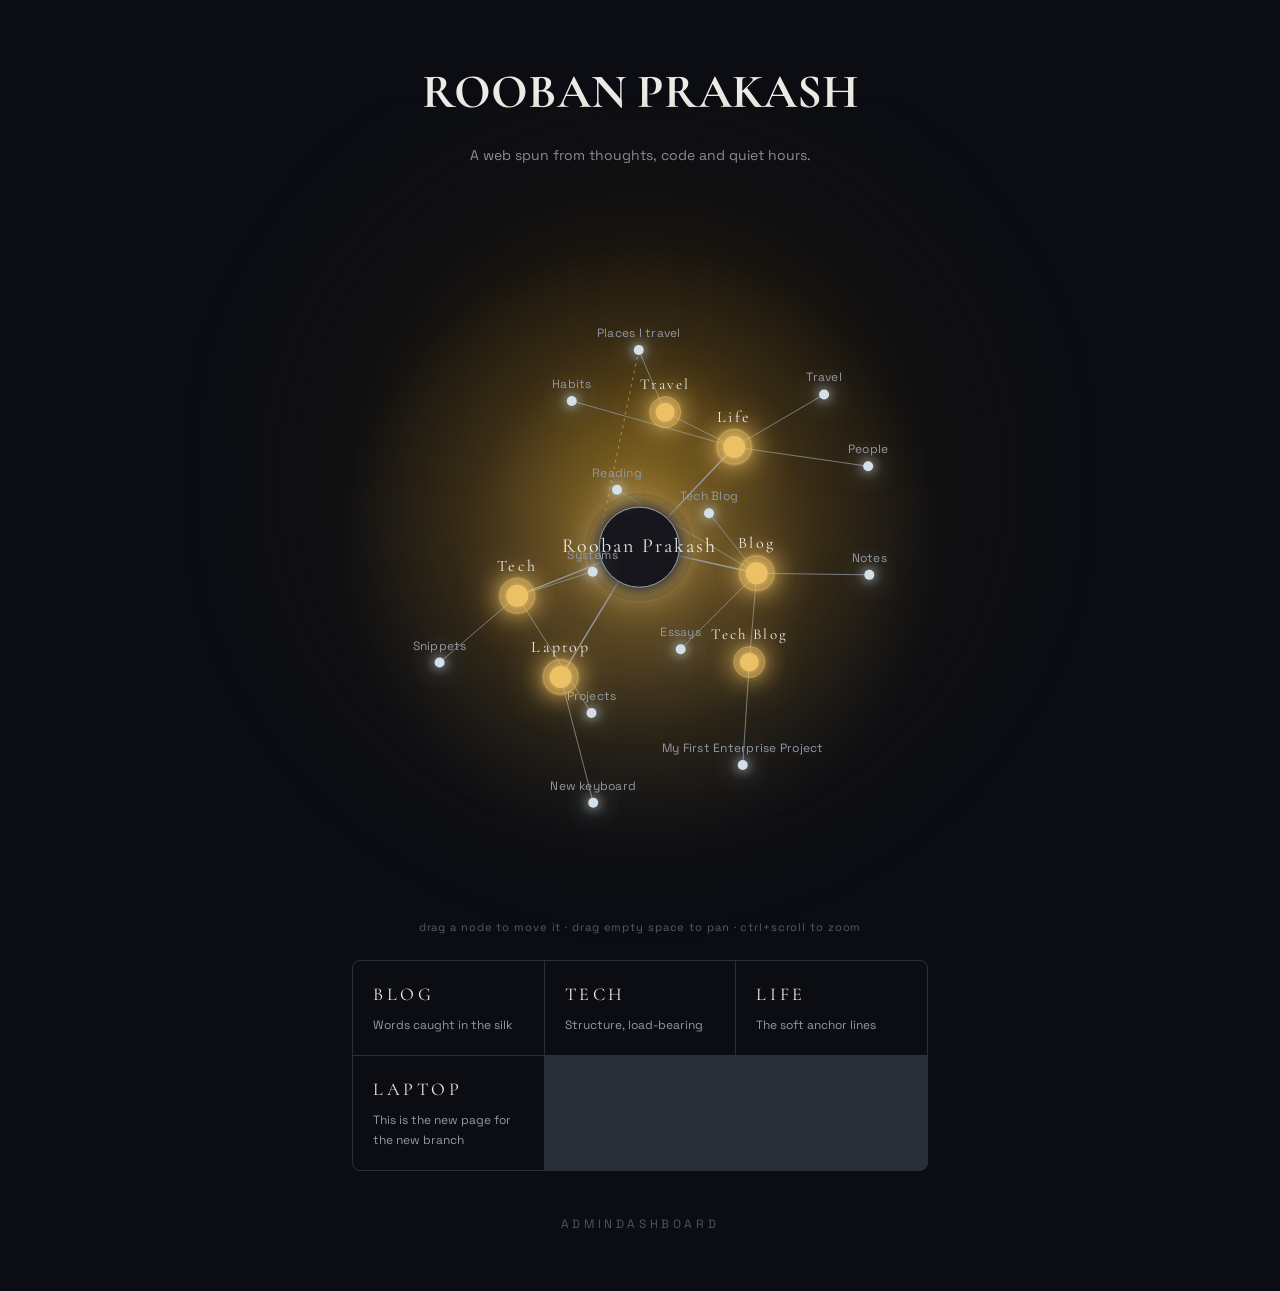
<file: index.html>
<!DOCTYPE html>
<html lang="en"><head>
  <meta charset="utf-8">
  <meta name="viewport" content="width=device-width, initial-scale=1">
  <title>Rooban — A Web of Blog, Tech and Life</title>
  <meta name="description" content="Rooban's personal site laid out as a spider web: blog, tech and life branch out from the center, each strand leading somewhere new.">
  <meta name="author" content="Rooban">
  <meta property="og:type" content="website">
  <meta property="og:title" content="Rooban — A Web of Blog, Tech and Life">
  <meta property="og:description" content="Explore Rooban's writing, projects and notes through an interactive web.">
  <meta name="twitter:card" content="summary_large_image">
  <link rel="preconnect" href="https://fonts.googleapis.com">
  <link rel="preconnect" href="https://fonts.gstatic.com" crossorigin="">
  <link href="https://fonts.googleapis.com/css2?family=Cormorant+Garamond:wght@400;600&family=Space+Grotesk:wght@300;400;500&display=swap" rel="stylesheet">
  <link rel="icon" href="/favicon.ico" type="image/x-icon">
  <link rel="stylesheet" href="assets/theme.css">
</head>
<body>
  <div id="app"></div>

  <script>
    // =========================================================================
    // DATA LAYER
    // =========================================================================

    const CENTER = {
      name: "Rooban Prakash",
      tagline: "A web spun from thoughts, code and quiet hours.",
    };

    // A small set of MIT-licensed hand-doodled accent icons (from NK2552003/Iconoodle)
    // used to decorate leaf pages when the "fun" theme is selected.
    window.THEME_DOODLE_SVGS = {
  "sparkle": "<svg viewBox=\"0 0 26 21\" fill=\"none\" xmlns=\"http://www.w3.org/2000/svg\">\n<path d=\"M1.12955 10.2162C0.489624 10.2162 2.39691 10.0065 3.00573 9.80945C4.83852 9.21621 5.97407 8.18336 7.0016 6.57265C7.92586 5.12381 8.30377 3.73458 8.67698 2.0814C8.80466 1.51585 8.75261 0.402426 8.96446 1.40089C9.19824 2.50272 9.57151 3.65332 10.1481 4.62151C11.3451 6.63131 13.1112 7.3417 15.0526 8.44085C16.3066 9.15086 17.3459 9.40436 18.7769 9.40436C18.8057 9.40436 18.8323 9.40391 18.8569 9.40309M18.8569 9.40309C19.2417 9.39023 19.1227 9.28658 18.8569 9.40309ZM18.8569 9.40309C18.8347 9.41282 18.8114 9.42408 18.7874 9.43707C17.6966 10.0261 16.647 10.6769 15.6237 11.378C14.971 11.8252 13.962 12.3109 13.5382 13.0131C13.2017 13.5703 12.943 14.1736 12.6051 14.7332C12.0017 15.7329 11.9497 16.7144 11.6251 17.7969L11.6223 17.8064C11.5006 18.2124 11.4746 18.2989 11.2611 17.8595C10.0332 15.3332 8.34356 12.9153 5.88636 11.4655C4.43107 10.6069 3.12257 10.7066 1.57798 10.3143M21.733 14.9133C21.733 14.8986 21.6949 15.9268 21.5394 16.3212C21.401 16.6722 21.1856 17.16 20.8743 17.4529M20.8743 17.4529C20.8044 17.5187 20.7296 17.5747 20.6497 17.6171C20.5796 17.6543 20.4054 17.6408 20.5179 17.5722C20.6262 17.5061 20.7471 17.4686 20.8743 17.4529ZM20.8743 17.4529C21.302 17.4003 21.8007 17.5952 22.1282 17.7849C22.5669 18.0391 22.9615 18.3552 23.273 18.7561C23.2814 18.7668 23.5128 19.0481 23.5199 19.0123C23.6715 18.2488 24.1403 17.5657 24.5433 16.8945C24.5909 16.8151 24.7225 16.6594 24.8322 16.5351M24.8322 16.5351C24.9863 16.3606 25.0974 16.2479 24.873 16.4953C24.8599 16.5098 24.8463 16.523 24.8322 16.5351ZM24.8322 16.5351C24.0564 17.2011 21.9285 14.2323 22.3922 14.2323\" stroke=\"currentColor\" stroke-width=\"2\" stroke-linecap=\"round\" stroke-linejoin=\"round\"/>\n</svg>",
  "star": "<svg viewBox=\"0 0 26 26\" fill=\"none\" xmlns=\"http://www.w3.org/2000/svg\">\n<path d=\"M1.59564 23.0597C1.59356 23.0693 1.59123 23.0788 1.58868 23.0883M1.58868 23.0883C1.50871 23.3852 1.20972 23.6533 1.58868 23.0883ZM1.58868 23.0883C1.62901 23.0281 1.67701 22.9586 1.73377 22.8786C3.66234 20.1614 4.7816 16.7143 6.01599 13.4643M6.01599 13.4643C6.45118 12.3185 6.90069 11.1972 7.40501 10.141C7.8416 9.22671 8.23212 8.29346 8.60703 7.35446M6.01599 13.4643C7.5253 14.6537 9.07098 15.9358 10.6543 17.1569M6.01599 13.4643C6.00166 13.4531 5.98734 13.4418 5.97302 13.4305C4.34487 12.1488 2.29184 10.2453 1.01466 8.60083C0.922037 8.48157 1.30828 8.52913 1.45218 8.48336C2.04186 8.29578 2.64977 8.14794 3.25807 8.03717C5.02225 7.71591 6.81183 7.51054 8.60703 7.35446M8.60703 7.35446C9.46124 5.215 10.2344 3.04574 11.2868 1.00248C11.346 0.887595 12.9721 4.7608 13.1468 5.28001C13.3357 5.84155 13.5244 6.41091 13.7103 6.98677M8.60703 7.35446C10.3087 7.20651 12.0154 7.10286 13.7103 6.98677M13.7103 6.98677C14.3951 9.1079 15.0415 11.3172 15.5179 13.548M13.7103 6.98677C13.8633 6.97629 14.0162 6.96571 14.169 6.95498C16.4142 6.79741 21.6489 6.58808 23.9187 6.46525M15.5179 13.548C15.9979 15.7957 16.3052 18.0653 16.3052 20.2888C16.3052 21.0119 15.5175 20.4865 15.1317 20.2584C13.6065 19.3569 12.1144 18.2828 10.6543 17.1569M15.5179 13.548C16.9214 12.4736 18.3094 11.379 19.6772 10.2604C20.3828 9.68348 22.6602 7.02155 23.9187 6.46525M15.5179 13.548C13.9147 14.7752 12.2913 15.9762 10.6543 17.1569M10.6543 17.1569C8.97256 18.3698 7.27651 19.5613 5.57354 20.7376C4.59625 21.4126 3.89921 22.4097 2.88884 23.0597C2.36986 23.3937 1.48754 24.8868 1.48754 24.2696M23.9187 6.46525C25.0663 6.40315 25.456 6.36316 24.318 6.36316C24.202 6.36316 24.0674 6.3995 23.9187 6.46525Z\" stroke=\"currentColor\" stroke-width=\"2\" stroke-linecap=\"round\" stroke-linejoin=\"round\"/>\n</svg>",
  "sun": "<svg viewBox=\"0 0 26 29\" fill=\"none\" xmlns=\"http://www.w3.org/2000/svg\">\n<path d=\"M12.2819 13.2163C11.7944 12.25 12.1973 11.7402 12.9949 11.6005M12.9949 11.6005C13.3626 11.5361 13.8142 11.5504 14.3011 11.6349C17.0901 12.1188 16.0515 16.7888 13.753 17.3114C11.4013 17.8461 9.0886 15.9758 9.99474 13.5651C10.3051 12.7396 10.7932 12.0992 11.6545 11.8004C11.9809 11.6871 12.5538 11.5409 12.9949 11.6005ZM12.9949 11.6005C13.342 11.6474 13.6076 11.8217 13.6076 12.2397M12.5319 6.17578C12.7917 5.67482 12.6665 4.76237 12.7002 4.22599C12.7597 3.27818 12.8344 2.32997 12.91 1.38332C12.9514 0.865454 12.9216 0.909083 13.1737 1.29668M19.0869 8.28064C18.331 7.84773 22.0918 5.41275 22.5459 5.1995M21.5963 12.9626C22.7197 12.937 23.8535 12.7127 25 12.7127M20.5941 18.4022C20.8194 18.4022 20.9275 18.7179 21.0554 18.8752C21.8213 19.8169 22.692 20.6773 23.548 21.5364M16.5352 23.5313C16.5352 24.8163 16.7695 25.9826 17.0087 27.237M10.4694 22.3049C10.4652 22.2191 9.32189 24.7549 9.07529 25.1892M5.32483 19.1817C4.37762 19.1438 3.66879 19.5463 2.7155 19.8214M4.34848 13.4513C3.27406 12.6935 2.1084 12.0798 1 11.3732M5.04565 4.87794C4.35129 5.12774 6.61695 6.63224 6.94215 6.87273\" stroke=\"currentColor\" stroke-width=\"2\" stroke-linecap=\"round\" stroke-linejoin=\"round\"/>\n</svg>",
  "thinheart": "<svg viewBox=\"0 0 26 28\" fill=\"none\" xmlns=\"http://www.w3.org/2000/svg\">\n<path d=\"M13.5716 4.30405C13.0178 -0.320953 6.48909 0.615269 3.89526 2.84319C0.125893 6.0808 0.109566 11.4811 3.4236 15.0068C6.61113 18.3979 10.2279 21.259 13.0948 24.9198C13.3045 25.1876 14.7146 26.2455 14.7146 26.0763M14.5569 5.23471C14.1199 4.37011 15.0274 3.64326 15.5949 2.99031C16.8341 1.56455 19.14 0.796696 20.951 1.52745C24.4886 2.95491 25.7715 7.78149 24.5488 11.2521C23.343 14.6746 20.9687 17.3225 18.9008 20.2445C18.0749 21.4117 17.1607 22.5082 16.2965 23.646C15.874 24.2022 15.512 24.9662 15.0206 25.4523\" stroke=\"currentColor\" stroke-width=\"2\" stroke-linecap=\"round\" stroke-linejoin=\"round\"/>\n</svg>",
  "moon": "<svg viewBox=\"0 0 26 25\" fill=\"none\" xmlns=\"http://www.w3.org/2000/svg\">\n<path d=\"M6.18198 1.34328C6.18198 0.882685 5.70726 1.50642 5.60201 1.62943C4.3361 3.10894 2.9587 4.58932 2.01076 6.30044C0.165413 9.63146 1.03652 16.0368 3.09634 19.0824C5.71521 22.9545 11.4011 23.5167 15.7033 23.2504C18.272 23.0914 23.2155 22.3603 24.9995 20.1754C25.0177 20.1531 24.5151 20.1493 24.4392 20.1493C23.4621 20.1493 22.5587 19.7182 21.6763 19.33C19.738 18.4772 18.0364 17.2743 16.1542 16.324C14.2913 15.3835 12.6022 14.5851 11.6141 12.657C10.166 9.83117 8.88797 7.00066 8.17819 3.89395C7.96647 2.96723 7.24676 0.247939 7.24676 1.19854\" stroke=\"currentColor\" stroke-width=\"2\" stroke-linecap=\"round\" stroke-linejoin=\"round\"/>\n</svg>",
  "filledstar": "<svg viewBox=\"0 0 26 24\" fill=\"none\" xmlns=\"http://www.w3.org/2000/svg\">\n<path d=\"M5.63253 21.953C5.5473 21.913 5.50258 21.8427 5.48422 21.7588M5.48422 21.7588C5.43986 21.5561 5.54941 21.2738 5.61354 21.1455C5.86282 20.6465 6.07163 20.1283 6.25435 19.599M5.48422 21.7588C5.32621 22.2854 5.32992 22.5369 5.81089 21.8531C6.79561 20.4531 8.4378 19.4991 9.81485 18.5318C10.9951 17.7028 12.144 16.8205 13.2776 15.9133M5.48422 21.7588C5.68604 21.0862 6.1517 19.965 6.22379 19.7711C6.27343 19.6375 6.32199 19.5036 6.36956 19.3695M6.25435 19.599C6.30961 19.4389 6.36249 19.2778 6.41337 19.1159M6.25435 19.599C5.85626 20.3878 5.752 20.5448 6.19358 19.581C6.26494 19.4253 6.33834 19.2703 6.41337 19.1159M6.25435 19.599C6.2904 19.5276 6.32887 19.4509 6.36956 19.3695M6.41337 19.1159C6.76563 17.9953 7.0226 16.837 7.31633 15.7166C7.4787 15.0973 7.65316 14.4818 7.83672 13.8693M6.41337 19.1159C6.46066 19.0186 6.5086 18.9216 6.55708 18.8247M7.83672 13.8693C8.02504 13.2409 8.22295 12.6157 8.42723 11.9924M7.83672 13.8693C7.88844 13.8899 7.9402 13.9105 7.99199 13.9309M7.83672 13.8693C7.22474 13.6254 6.61777 13.3695 6.01918 13.0937C4.38339 12.34 2.21136 11.4588 1.00301 10.0243C0.879044 9.87711 4.62454 9.20026 4.91648 9.18275C6.44895 9.09082 7.96688 9.01417 9.47821 8.91332M8.42723 11.9924C8.55675 11.5973 8.68883 11.2029 8.82266 10.8092M8.42723 11.9924C7.38105 11.5404 6.31732 11.1402 5.23955 10.8064C4.95649 10.7187 3.64467 10.4412 3.76444 10.4412C4.15277 10.4412 4.56563 10.3976 4.94498 10.4897C5.1917 10.5497 5.31344 10.7785 5.57739 10.8404C6.56668 11.0724 7.79808 10.8836 8.82266 10.8092M8.42723 11.9924C8.47742 12.0141 8.52758 12.0359 8.57769 12.0578M8.82266 10.8092C9.0378 10.1761 9.25745 9.54455 9.47821 8.91332M8.82266 10.8092C8.88214 10.8048 8.94094 10.8009 8.99894 10.7975C9.00781 10.7969 9.01668 10.7964 9.02555 10.7959M9.47821 8.91332C10.0066 7.40241 10.5414 5.89351 11.0359 4.37162C11.1305 4.08044 11.746 1 12.2572 1C12.9827 1 13.6044 2.57502 13.8414 3.07051C14.6467 4.75435 15.4221 6.45541 16.1189 8.18731M9.47821 8.91332C9.57206 8.90705 9.66588 8.9007 9.75967 8.89424M16.1189 8.18731C16.3975 8.87963 16.6635 9.57689 16.9138 10.2799M16.1189 8.18731C15.3821 8.31285 14.6465 8.41879 13.9112 8.50974M16.1189 8.18731C16.5611 8.11198 17.0036 8.02959 17.4468 7.93915C19.8459 7.44961 22.4287 6.35548 24.8772 6.19801C25.2448 6.17437 24.6767 6.74864 24.6065 6.80509C23.2815 7.871 21.936 8.91276 20.5907 9.9529C19.5847 10.7307 18.5936 11.5366 17.6065 12.3513M16.9138 10.2799C16.9201 10.2976 16.9264 10.3152 16.9326 10.3329M16.9138 10.2799C17.074 10.2042 17.2327 10.1229 17.3909 10.0379M16.9138 10.2799C16.5464 10.4536 16.1713 10.5978 15.7769 10.6904M16.9326 10.3329C17.0463 10.6533 17.1566 10.9748 17.2635 11.2977C17.3801 11.6502 17.4938 12.0014 17.6065 12.3513M16.9326 10.3329C16.736 10.4594 16.5417 10.5838 16.3498 10.7043C14.8541 11.6432 13.3933 12.6595 12.0114 13.7625M16.9326 10.3329C17.0841 10.2355 17.2368 10.1368 17.3909 10.0379M17.6065 12.3513C18.232 14.2925 18.8283 16.1918 19.741 18.047C20.0584 18.6922 21.2726 20.3393 20.6326 20.0114C19.2973 19.3273 18.1408 18.2702 16.8171 17.5428C15.6735 16.9144 14.485 16.3916 13.2776 15.9133M17.6065 12.3513C16.9926 12.8579 16.3803 13.3679 15.7669 13.8767M13.2776 15.9133C12.6191 15.6525 11.9549 15.4049 11.2892 15.1606M13.2776 15.9133C13.6151 15.6432 13.9512 15.3709 14.2864 15.0971M11.2892 15.1606C11.2226 15.1362 11.156 15.1118 11.0894 15.0874M11.2892 15.1606C10.7205 16.7189 10.3147 17.6944 10.6388 16.6081C10.7896 16.1027 10.9393 15.5954 11.0894 15.0874M11.2892 15.1606C11.4197 14.8031 11.5588 14.4149 11.6996 14.0139M11.0894 15.0874C10.8615 15.004 10.6335 14.9209 10.4055 14.8377M11.0894 15.0874C11.1635 14.8363 11.2378 14.5851 11.3122 14.3338M10.4055 14.8377C10.1041 14.7276 9.80267 14.6173 9.50175 14.5059M10.4055 14.8377C9.92311 15.8933 9.42375 16.9399 8.88352 17.9639C8.32836 19.0161 7.88685 19.274 8.34186 17.8649C8.7104 16.7237 9.11068 15.614 9.50175 14.5059M10.4055 14.8377C10.6427 14.3187 10.8757 13.7975 11.1075 13.2758M9.50175 14.5059C9.28775 14.4267 9.07399 14.3469 8.86061 14.2662M9.50175 14.5059C9.70615 13.9267 9.90804 13.348 10.1016 12.7654M8.86061 14.2662C8.84369 14.2598 8.82678 14.2534 8.80987 14.247M8.86061 14.2662C9.04145 13.8456 9.21198 13.4224 9.37421 12.9969M8.86061 14.2662C8.68031 14.6855 8.48977 15.1022 8.28698 15.5161C8.05523 15.9892 7.80869 16.4567 7.55912 16.9231M8.80987 14.247C8.53651 14.1434 8.26378 14.0383 7.99199 13.9309M8.80987 14.247C8.39082 15.1633 7.95826 16.0857 7.55912 16.9231M8.80987 14.247C9.00235 13.8261 9.19198 13.4064 9.37421 12.9969M7.99199 13.9309C7.51563 15.5633 7.09649 17.2119 6.55708 18.8247M7.99199 13.9309C8.09204 13.5881 8.19462 13.2459 8.30136 12.905C8.39012 12.6215 8.48241 12.3392 8.57769 12.0578M9.75967 8.89424C10.0905 8.87146 10.421 8.8474 10.7513 8.82165M9.75967 8.89424C9.50791 9.5256 9.26104 10.1588 9.02555 10.7959M9.75967 8.89424C10.1689 7.86794 10.5911 6.84659 10.9984 5.82176C11.2986 5.06646 11.672 4.30284 11.8795 3.5151C11.9214 3.35611 11.828 2.93824 11.9649 3.02931C12.5685 3.43094 11.5431 6.11576 11.4161 6.54901C11.193 7.3098 10.9748 8.06782 10.7513 8.82165M10.7513 8.82165C10.8428 8.81452 10.9343 8.80725 11.0258 8.79985M10.7513 8.82165C10.5611 9.46333 10.367 10.102 10.1626 10.7367M11.0258 8.79985C11.0856 8.79501 11.1454 8.79011 11.2052 8.78515M11.0258 8.79985C10.9309 9.1162 10.8304 9.43021 10.7209 9.74029C10.619 10.0285 10.4912 10.362 10.3434 10.7291M11.0258 8.79985C11.4395 7.42092 11.7487 5.99751 12.2551 4.6615C12.7597 3.33011 11.5821 7.17265 11.2052 8.78515M11.2052 8.78515C11.8554 8.7312 12.505 8.66995 13.1546 8.59821M11.2052 8.78515C11.1879 8.85915 11.1723 8.92846 11.1586 8.99235C11.0334 9.5768 10.8897 10.1497 10.7324 10.7148M13.1546 8.59821C13.1759 8.59586 13.1971 8.5935 13.2184 8.59113M13.1546 8.59821C13.2158 8.44035 13.279 8.28334 13.3447 8.12751M13.1546 8.59821C13.0567 8.85092 12.9639 9.1058 12.8745 9.36153M13.2184 8.59113C13.2318 8.58964 13.2453 8.58813 13.2587 8.58663M13.2184 8.59113C13.0892 8.88796 12.9714 9.15391 12.8745 9.36153M13.2184 8.59113C13.2412 8.53881 13.2643 8.48554 13.2878 8.43145M13.2587 8.58663C13.4762 8.56223 13.6937 8.53664 13.9112 8.50974M13.2587 8.58663C13.1588 9.1194 13.0604 9.63421 12.984 9.9529C12.9327 10.1671 12.8645 10.4193 12.7836 10.6987M13.2587 8.58663C13.2684 8.53502 13.2781 8.48324 13.2878 8.43145M13.9112 8.50974C13.7362 8.18009 13.7087 7.81777 13.7123 7.44799M13.9112 8.50974C13.9303 8.54559 13.951 8.58105 13.9737 8.6161C14.4006 9.276 14.9419 9.78998 15.5456 10.2851C15.7215 10.4293 15.7859 10.5645 15.7769 10.6904M15.7669 13.8767C15.2746 14.2851 14.7815 14.6927 14.2864 15.0971M15.7669 13.8767C16.301 14.8443 16.931 15.7473 17.4824 16.7041C17.527 16.7814 17.5688 16.9283 17.6039 17.0711M15.7669 13.8767C15.7304 13.8106 15.6944 13.7442 15.6588 13.6774C15.3935 13.1792 15.118 12.9436 15.6649 13.3832M14.2864 15.0971C13.5421 14.6361 12.7832 14.189 12.0114 13.7625M14.2864 15.0971C14.702 15.3545 15.1131 15.6163 15.5194 15.8812C16.477 16.5056 16.4815 16.9379 17.6022 17.0709C17.6028 17.0709 17.6034 17.071 17.6039 17.0711M6.36956 19.3695C6.43377 19.1884 6.49619 19.0068 6.55708 18.8247M6.36956 19.3695C6.67 18.7681 7.09164 17.9039 7.55912 16.9231M6.55708 18.8247C6.8771 18.1855 7.22089 17.5553 7.55912 16.9231M8.57769 12.0578C8.72084 11.6351 8.87073 11.2147 9.02555 10.7959M8.57769 12.0578C8.90633 12.2016 9.23321 12.3504 9.55823 12.5038M9.02555 10.7959C9.40541 10.7734 9.78431 10.7532 10.1626 10.7367M10.1626 10.7367C9.97182 11.3294 9.77208 11.9187 9.55823 12.5038M10.1626 10.7367C10.2229 10.7341 10.2831 10.7315 10.3434 10.7291M9.55823 12.5038C9.49805 12.6685 9.43675 12.8329 9.37421 12.9969M9.55823 12.5038C9.56759 12.5083 9.57694 12.5127 9.5863 12.5171M9.37421 12.9969C9.44615 12.8352 9.51694 12.6751 9.5863 12.5171M9.5863 12.5171C9.86868 11.8738 10.1273 11.2656 10.3434 10.7291M9.5863 12.5171C9.75858 12.5986 9.93034 12.6814 10.1016 12.7654M10.3434 10.7291C10.4731 10.7238 10.6028 10.719 10.7324 10.7148M10.7324 10.7148C10.5395 11.408 10.3261 12.0893 10.1016 12.7654M10.7324 10.7148C11.2419 10.6979 11.7506 10.6891 12.2594 10.6918M10.1016 12.7654C10.439 12.931 10.7744 13.1013 11.1075 13.2758M11.1075 13.2758C11.4907 12.4135 11.8704 11.5497 12.2594 10.6918M11.1075 13.2758C11.2575 13.3544 11.4071 13.4339 11.5562 13.5141M12.2594 10.6918C12.4535 10.2639 12.6499 9.83746 12.8502 9.4134C12.8581 9.39654 12.8662 9.37925 12.8745 9.36153M12.2594 10.6918C12.3162 10.6921 12.373 10.6925 12.4297 10.6931M12.8745 9.36153C12.7569 9.69791 12.645 10.0358 12.5345 10.3721C12.4994 10.4789 12.4644 10.5859 12.4297 10.6931M13.2878 8.43145C13.4224 8.12081 13.5672 7.78349 13.7123 7.44799M13.2878 8.43145C13.3068 8.32975 13.3258 8.22803 13.3447 8.12751M13.7123 7.44799C13.8025 7.23963 13.8927 7.03197 13.9808 6.83184M13.7123 7.44799C13.7127 7.40635 13.7135 7.36462 13.7146 7.32283M13.9808 6.83184C14.5091 5.63185 14.9589 4.70252 14.8285 5.51537C14.7636 5.92011 14.2266 6.45191 13.9808 6.83184ZM13.9808 6.83184C13.9628 6.85972 13.9463 6.88678 13.9317 6.91292C13.8563 7.04792 13.7841 7.18464 13.7146 7.32283M13.7146 7.32283C13.582 7.58631 13.4596 7.85511 13.3447 8.12751M13.7146 7.32283C13.7189 7.14672 13.7273 6.96957 13.7273 6.79408C13.7273 6.1342 13.5445 7.06354 13.3447 8.12751M12.4297 10.6931C12.1272 11.6263 11.8389 12.5693 11.5562 13.5141M12.4297 10.6931C12.5477 10.6943 12.6656 10.6962 12.7836 10.6987M11.5562 13.5141C11.4975 13.7102 11.4391 13.9064 11.3808 14.1025M11.5562 13.5141C11.6454 13.5622 11.7345 13.6105 11.8234 13.6591M11.3808 14.1025C11.3579 14.1796 11.3351 14.2567 11.3122 14.3338M11.3808 14.1025C11.5189 13.9747 11.659 13.8485 11.8009 13.7241M11.3808 14.1025C11.2485 14.225 11.118 14.3489 10.9895 14.4743C10.226 15.2188 10.8395 14.7239 11.3122 14.3338M11.3122 14.3338C11.4623 14.2099 11.5982 14.0967 11.6713 14.037C11.6807 14.0293 11.6902 14.0216 11.6996 14.0139M11.6996 14.0139C11.7333 13.918 11.7671 13.8213 11.8009 13.7241M11.6996 14.0139C11.8031 13.9296 11.907 13.8458 12.0114 13.7625M11.8009 13.7241C11.8084 13.7024 11.8159 13.6808 11.8234 13.6591M11.8009 13.7241C11.819 13.7082 11.8371 13.6923 11.8552 13.6765M11.8234 13.6591C12.1829 12.6233 12.5406 11.5383 12.7836 10.6987M11.8234 13.6591C11.834 13.6649 11.8446 13.6707 11.8552 13.6765M12.7836 10.6987C13.3487 10.7109 13.9144 10.7387 14.4818 10.787C14.9425 10.8262 15.37 10.7858 15.7769 10.6904M15.7769 10.6904C15.7513 11.0514 15.122 11.3356 14.7896 11.5359C13.7581 12.1576 12.7692 12.8805 11.8552 13.6765M11.8552 13.6765C11.9074 13.7051 11.9594 13.7337 12.0114 13.7625M17.3909 10.0379C18.355 9.41831 19.3688 8.78515 20.4142 8.35064M17.3909 10.0379C17.9166 9.75523 18.4366 9.43128 18.986 9.13396C19.432 8.89265 19.9153 8.59829 20.4142 8.35064M20.4142 8.35064C20.7085 8.22829 21.0054 8.1217 21.3044 8.03559C21.5191 7.97374 22.601 7.73459 21.7809 7.86853C21.3233 7.94326 20.8625 8.12809 20.4142 8.35064ZM17.6039 17.0711C17.6993 17.0852 17.7046 17.3255 17.7046 17.3959C17.7046 17.5489 17.6642 17.3161 17.6039 17.0711Z\" stroke=\"currentColor\" stroke-width=\"2\" stroke-linecap=\"round\" stroke-linejoin=\"round\"/>\n</svg>",
  "arrow": "<svg xmlns=\"http://www.w3.org/2000/svg\" fill=\"none\" viewBox=\"0 0 107 62\" width=\"64\" height=\"64\" preserveAspectRatio=\"xMidYMid meet\">\n<path stroke=\"#111111\" stroke-linecap=\"round\" stroke-width=\"2\" d=\"M.448 18.161C9.81 31.535 18.435 42.36 31.519 52.01c8.499 6.267 23.036 13.286 32.61 5.04 10.733-9.245 20.135-22.908 27.637-34.88 4.076-6.506 8.56-12.37 12.228-19.103.783-1.438 2.123-2.475-.54-1.219-3.806 1.796-7.733 3.154-11.741 4.473-7.628 2.512-9.298 3.588.786 1.09 2.4-.595 9.352-3.815 12.068-3.025 2.53.736 1.794 8.568 1.855 10.546.478 15.511-11.283.81-17.657-3.784\"/>\n</svg>"
};

    // ADMIN:BRANCHES:START
    var branches = [
  {
    "slug": "blog",
    "title": "Blog",
    "tagline": "Words caught in the silk",
    "blurb": "Longer thinking — essays, notes and half-finished arguments that needed somewhere to sit.",
    "leaves": [
      {
        "slug": "essays",
        "title": "Essays",
        "blurb": "Slow pieces on attention, craft and taste.",
        "body": [
          "Essays are the widest strands of this web. They start as a single question and get pulled outward until the shape holds.",
          "Recent threads: what makes a tool feel honest, why constraint beats capability, and the quiet cost of always shipping."
        ],
        "links": [],
        "theme": "default"
      },
      {
        "slug": "notes",
        "title": "Notes",
        "blurb": "Short captures, unpolished on purpose.",
        "body": [
          "Notes are the sticky bits — one paragraph, one idea, no obligation to conclude.",
          "Most of them never grow up into essays, and that is entirely the point."
        ],
        "links": [],
        "theme": "default"
      },
      {
        "slug": "reading",
        "title": "Reading",
        "blurb": "What the web caught this month.",
        "body": [
          "A running log of books, papers and long articles, with the one line that made each worth keeping.",
          "Fiction and systems writing get equal weight here."
        ],
        "links": [],
        "theme": "terminal"
      },
      {
        "slug": "tech-blog",
        "title": "Tech Blog",
        "blurb": "This is the my Techy  side ",
        "body": [],
        "links": [],
        "theme": "editorial"
      }
    ],
    "children": [
      {
        "slug": "tech-blog",
        "title": "Tech Blog",
        "tagline": "",
        "blurb": "This is my Techy Side",
        "leaves": [
          {
            "slug": "enterprise-1",
            "title": "My First Enterprise Project",
            "blurb": "",
            "body": [
              "This is my first tech project for Percision VPS"
            ],
            "links": [],
            "theme": "terminal"
          }
        ],
        "children": []
      }
    ]
  },
  {
    "slug": "tech",
    "title": "Tech",
    "tagline": "Structure, load-bearing",
    "blurb": "The engineering strands — what I build, how it is put together, and what broke along the way.",
    "leaves": [
      {
        "slug": "projects",
        "title": "Projects",
        "blurb": "Things built and shipped.",
        "body": [
          "Side projects, tools and experiments, each with the problem it was trying to solve.",
          "Some are alive, some are archived, all of them taught something."
        ],
        "links": [],
        "theme": "editorial"
      },
      {
        "slug": "systems",
        "title": "Systems",
        "blurb": "Architecture, data flow, tradeoffs.",
        "body": [
          "How the pieces connect: queues, caches, boundaries, and the places where complexity likes to hide.",
          "Diagrams first, prose second."
        ],
        "links": [],
        "theme": "default"
      },
      {
        "slug": "snippets",
        "title": "Snippets",
        "blurb": "Small code that earns its keep.",
        "body": [
          "Utilities, one-liners and patterns I keep re-typing until I finally wrote them down.",
          "Copy freely."
        ],
        "links": [],
        "theme": "default"
      }
    ],
    "children": []
  },
  {
    "slug": "life",
    "title": "Life",
    "tagline": "The soft anchor lines",
    "blurb": "Everything outside the screen — travel, habits, people, and the ordinary days between.",
    "leaves": [
      {
        "slug": "travel",
        "title": "Travel",
        "blurb": "Places, and how they changed the pace.",
        "body": [
          "Notes from roads, coastlines and unremarkable towns that turned out to be the good part.",
          "Less itinerary, more atmosphere."
        ],
        "links": [],
        "theme": "default"
      },
      {
        "slug": "habits",
        "title": "Habits",
        "blurb": "Small systems for ordinary days.",
        "body": [
          "Sleep, walking, writing at the same hour. Nothing clever — just repetition that survives bad weeks."
        ],
        "links": [],
        "theme": "default"
      },
      {
        "slug": "people",
        "title": "People",
        "blurb": "Conversations worth keeping.",
        "body": [
          "The friends, mentors and strangers whose sentences stuck around longer than they should have."
        ],
        "links": [],
        "theme": "default"
      }
    ],
    "children": [
      {
        "slug": "travel",
        "title": "Travel",
        "tagline": "",
        "blurb": "",
        "leaves": [
          {
            "slug": "page-1",
            "title": "Places I travel",
            "blurb": "",
            "body": [],
            "links": [
              "tech/systems"
            ],
            "theme": "default"
          }
        ],
        "children": []
      }
    ]
  },
  {
    "slug": "asus-tuf",
    "title": "Laptop",
    "tagline": "This is the new page for the new branch",
    "blurb": "the same Laptop page",
    "leaves": [
      {
        "slug": "keyboard",
        "title": "New keyboard",
        "blurb": "Look at my new keyboard",
        "body": [
          "<h1>Look at my new keyboard</h1>"
        ],
        "links": [],
        "theme": "neon"
      }
    ],
    "children": []
  }
];
    // ADMIN:BRANCHES:END

    // Recursive tree: every branch can have its own `leaves` (terminal pages)
    // AND its own `children` (nested branches, to any depth).

    // Walks a slug path (e.g. ["blog","reading"] or ["blog","notes-series","part-1"])
    // through the tree. At each step it first tries to match a child branch;
    // if that fails on the LAST segment, it tries matching a leaf on the
    // current branch instead. Works at any depth without special-casing.
    function resolvePath(parts) {
      var level = branches;
      var chain = [];
      for (var i = 0; i < parts.length; i++) {
        var slug = parts[i];
        var match = level.find(function (b) { return b.slug === slug; });
        if (match) {
          chain.push(match);
          level = match.children || [];
          continue;
        }
        if (i === parts.length - 1 && chain.length > 0) {
          var parent = chain[chain.length - 1];
          var leaf = parent.leaves.find(function (l) { return l.slug === slug; });
          if (leaf) return { kind: "leaf", chain: chain, leaf: leaf };
        }
        return null;
      }
      if (chain.length === 0) return null;
      return { kind: "branch", chain: chain };
    }

    function hrefForChain(chain, leaf) {
      var parts = chain.map(function (b) { return b.slug; });
      if (leaf) parts.push(leaf.slug);
      return "/" + parts.join("/");
    }

    // Resolves a stored link path like "tech/systems" or "tech/notes/part-1"
    // into { chain, leaf } or null if it no longer points anywhere.
    function resolveLinkPath(pathStr) {
      var parts = String(pathStr || "").split("/").filter(Boolean);
      var res = resolvePath(parts);
      return res && res.kind === "leaf" ? res : null;
    }

    // =========================================================================
    // ROUTER
    // =========================================================================

    var appEl = document.getElementById("app");

    function parseHash() {
      var hash = window.location.hash.replace(/^#/, "") || "/";
      if (hash !== "/" && hash.endsWith("/")) hash = hash.slice(0, -1);
      var parts = hash.split("/").filter(Boolean);
      return { path: "/" + (parts.length ? parts.join("/") : ""), parts: parts };
    }

    function navigate(path) {
      window.location.hash = "#" + path;
    }

    // =========================================================================
    // PAGE RENDERERS
    // =========================================================================

    function renderHomePage() {
      var spiderWebHTML = buildSpiderWebSVG();

      var navItemsHTML = branches
        .map(function (b) {
          return (
            '<a onclick="navigate(\'/' + b.slug + '\')" class="group bg-background p-5 transition-colors hover:bg-card" style="cursor:pointer">' +
            '<span class="nav-title">' + escapeHTML(b.title) + "</span>" +
            '<span class="nav-tagline">' + escapeHTML(b.tagline) + "</span>" +
            "</a>"
          );
        })
        .join("");

      document.title = "Rooban — A Web of Blog, Tech and Life";
      updateMetaDescription("Rooban's personal site laid out as a spider web: blog, tech and life branch out from the center, each strand leading somewhere new.");
      updateOGTitle("Rooban — A Web of Blog, Tech and Life");
      updateOGDescription("Explore Rooban's writing, projects and notes through an interactive web.");

      appEl.innerHTML =
        '<main class="min-h-screen overflow-hidden px-5 py-14">' +
        '<header class="mx-auto max-w-xl text-center">' +
        '<h1 class="font-display text-4xl tracking-[0.14em] uppercase sm:text-5xl">' + escapeHTML(CENTER.name) + "</h1>" +
        '<p class="mt-4 font-body text-sm leading-relaxed text-muted-foreground">' + escapeHTML(CENTER.tagline) + "</p>" +
        "</header>" +
        '<div class="mt-6">' + spiderWebHTML + "</div>" +
        '<p class="spider-web-hint">drag a node to move it · drag empty space to pan · ctrl+scroll to zoom</p>' +
        '<nav class="mx-auto mt-6 nav-grid max-w-xl">' + navItemsHTML + "</nav>" +
        '<p class="mt-10 text-center">' +
        '<a href="admin/" class="admin-link" style="cursor:pointer">Admin</a>' +
        '<a href="dashboard/" class="admin-link" style="cursor:pointer">Dashboard</a>' +
        "</p>" +
        "</main>";

      initSpiderWeb();
    }

    function leafListItemHTML(hrefParts, title, blurb) {
      return (
        '<li>' +
        '<a onclick="navigate(\'/' + hrefParts.join("/") + '\')" class="group flex items-baseline justify-between gap-6 py-6" style="cursor:pointer">' +
        "<span>" +
        '<span class="leaf-title">' + escapeHTML(title) + "</span>" +
        '<span class="leaf-blurb">' + escapeHTML(blurb) + "</span>" +
        "</span>" +
        '<span class="leaf-arrow">→</span>' +
        "</a>" +
        "</li>"
      );
    }

    function renderBranchPage(chain) {
      var branch = chain[chain.length - 1];

      document.title = branch.title + " — Rooban's Web";
      updateMetaDescription(branch.blurb);
      updateOGTitle(branch.title + " — Rooban's Web");
      updateOGDescription(branch.blurb);

      var basePathParts = chain.map(function (b) { return b.slug; });

      var leavesHTML = branch.leaves
        .map(function (leaf) { return leafListItemHTML(basePathParts.concat(leaf.slug), leaf.title, leaf.blurb); })
        .join("");

      var children = branch.children || [];
      var childHTML = children
        .map(function (child) {
          var totalPages = countPages(child);
          return leafListItemHTML(basePathParts.concat(child.slug), child.title, (child.blurb || "") + " · " + totalPages + (totalPages === 1 ? " page" : " pages"));
        })
        .join("");

      var breadcrumbHTML = breadcrumbFor(chain, null);

      appEl.innerHTML =
        '<main class="min-h-screen px-6 py-16">' +
        '<div class="mx-auto max-w-2xl">' +
        breadcrumbHTML +
        '<p class="mt-12 branch-tagline">' + escapeHTML(branch.tagline || "") + "</p>" +
        '<h1 class="mt-3 branch-title">' + escapeHTML(branch.title) + "</h1>" +
        '<p class="mt-5 branch-blurb">' + escapeHTML(branch.blurb || "") + "</p>" +
        (children.length > 0
          ? '<p class="nearby-label mt-14">Sub-branches</p>' + '<ul class="mt-2 border-t border-border leaf-list">' + childHTML + "</ul>"
          : "") +
        (branch.leaves.length > 0
          ? '<p class="nearby-label mt-14">Pages</p>' + '<ul class="mt-2 border-t border-border leaf-list">' + leavesHTML + "</ul>"
          : "") +
        "</div>" +
        "</main>";
    }

    // Counts every leaf reachable under a branch, including nested children,
    // just for the "N pages" summary shown on the parent branch page.
    function countPages(branch) {
      var n = branch.leaves.length;
      (branch.children || []).forEach(function (c) { n += countPages(c); });
      return n;
    }

    function breadcrumbFor(chain, leaf) {
      var html = '<nav class="breadcrumb"><a onclick="navigate(\'/\')">Rooban</a>';
      var pathSoFar = [];
      chain.forEach(function (b) {
        pathSoFar.push(b.slug);
        html += '<span class="sep">/</span><a onclick="navigate(\'/' + pathSoFar.join("/") + '\')">' + escapeHTML(b.title) + "</a>";
      });
      html += "</nav>";
      return html;
    }

    var THEME_DOODLES = {
      fun: ['sparkle', 'star', 'sun', 'thinheart'],
      sunset: ['sun', 'sparkle', 'filledstar'],
      ocean: ['moon', 'sparkle', 'star'],
      neon: ['sparkle', 'filledstar', 'star', 'sun'],
      doodle: ['thinheart', 'star', 'sun', 'moon', 'sparkle'],
      editorial: ['moon', 'arrow'],
      blueprint: ['star', 'sparkle'],
      terminal: ['sparkle', "thinheart", "moon"],
      serious: ['moon'],
    };

    function renderLeafPage(chain, leaf) {
      var branch = chain[chain.length - 1];
      var siblings = branch.leaves.filter(function (l) { return l.slug !== leaf.slug; });
      var basePathParts = chain.map(function (b) { return b.slug; });

      document.title = leaf.title + " · " + branch.title + " — Rooban's Web";
      updateMetaDescription(leaf.blurb);
      updateOGTitle(leaf.title + " · " + branch.title + " — Rooban's Web");
      updateOGDescription(leaf.blurb);

      var bodyHTML = leaf.body
        .map(function (para) {
          if (isHTMLBlock(para)) return '<div class="leaf-html-block">' + para + "</div>";
          return '<p class="font-body text-base leading-8 text-muted-foreground">' + escapeHTML(para) + "</p>";
        })
        .join("");

      var siblingsHTML = siblings
        .map(function (s) {
          return '<a onclick="navigate(\'/' + basePathParts.concat(s.slug).join("/") + '\')" class="nearby-pill">' + escapeHTML(s.title) + "</a>";
        })
        .join("");

      var linkedNotes = (leaf.links || [])
        .map(resolveLinkPath)
        .filter(Boolean);
      var linkedHTML = linkedNotes
        .map(function (res) {
          return '<a onclick="navigate(\'' + hrefForChain(res.chain, res.leaf) + '\')" class="nearby-pill">' + escapeHTML(res.leaf.title) + "</a>";
        })
        .join("");

      var theme = leaf.theme || "default";
      var doodleHTML = "";
      var doodleNames = THEME_DOODLES[theme] || [];
      if (doodleNames.length && window.THEME_DOODLE_SVGS) {
        doodleHTML = '<div class="theme-doodle-row" aria-hidden="true">' +
          doodleNames.map(function (n) {
            return window.THEME_DOODLE_SVGS[n] ? '<span class="theme-doodle-icon">' + window.THEME_DOODLE_SVGS[n] + '</span>' : '';
          }).join('') +
          '</div>';
      }

      var themeBadge = {
        fun: 'PLAYFUL', sunset: 'SUNSET', ocean: 'OCEAN', neon: 'NEON',
        doodle: 'DOODLE', editorial: 'EDITORIAL', blueprint: 'BLUEPRINT',
        terminal: 'TERMINAL', serious: 'SERIOUS', default: 'DEFAULT'
      }[theme] || 'DEFAULT';
      var themeBadgeHTML = '<span class="theme-badge">' + themeBadge + '</span>';

      var breadcrumbHTML = breadcrumbFor(chain, leaf);

      appEl.innerHTML =
        '<main class="min-h-screen px-6 py-16 theme-' + theme + '">' +
        '<div class="mx-auto max-w-2xl">' +
        breadcrumbHTML +
        doodleHTML +
        themeBadgeHTML +
        '<h1 class="mt-6 leaf-page-title">' + escapeHTML(leaf.title) + "</h1>" +
        '<p class="mt-4 leaf-page-blurb">' + escapeHTML(leaf.blurb) + "</p>" +
        '<div class="mt-10 space-y-6 leaf-body">' + bodyHTML + "</div>" +
        (siblings.length > 0
          ? '<p class="mt-16 nearby-label">Nearby strands</p>' + '<div class="mt-4 nearby-pills">' + siblingsHTML + "</div>"
          : "") +
        (linkedNotes.length > 0
          ? '<p class="mt-10 nearby-label">Linked notes</p>' + '<div class="mt-4 nearby-pills">' + linkedHTML + "</div>"
          : "") +
        "</div>" +
        "</main>";
    }

    function renderNotFoundPage() {
      document.title = "404 — Rooban";
      updateMetaDescription("Page not found");
      updateOGTitle("404 — Rooban");

      appEl.innerHTML =
        '<div class="not-found-page">' +
        '<div class="not-found-card">' +
        "<h1>404</h1>" +
        "<h2>Page not found</h2>" +
        "<p>The page you're looking for doesn't exist or has been moved.</p>" +
        '<div class="mt-6">' +
        '<button class="btn btn-primary" onclick="navigate(\'/\')">Go home</button>' +
        "</div>" +
        "</div>" +
        "</div>";
    }

    function renderErrorPage() {
      document.title = "This page didn't load";
      appEl.innerHTML =
        '<div class="error-page">' +
        '<div class="error-card">' +
        "<h1>This page didn't load</h1>" +
        "<p>Something went wrong on our end. You can try refreshing or head back home.</p>" +
        '<div class="error-actions">' +
        '<button class="btn btn-primary" onclick="location.reload()">Try again</button>' +
        '<a class="btn btn-outline" onclick="navigate(\'/\')" style="cursor:pointer">Go home</a>' +
        "</div>" +
        "</div>" +
        "</div>";
    }

    function isHTMLBlock(str) {
      return /^\s*</.test(str || "");
    }

    // =========================================================================
    // SPIDER WEB — force-directed graph, Obsidian-graph style
    // =========================================================================
    // Real physics: nodes repel each other, links pull like springs, every
    // node is individually draggable and reacts to the rest of the graph.
    // Background drag pans, mouse wheel zooms, hovering a node highlights
    // it and everything directly connected to it (tree links + cross-links).

    var SIZE = 720;
    var C = SIZE / 2;
    var NODE_R = { center: 40, branch: 11, leaf: 5 };
    var LINK_LEN = { center: 150, branch: 85 };

    function buildSpiderWebSVG() {
      return (
        '<div class="spider-web-container">' +
        '<svg viewBox="0 0 ' + SIZE + ' ' + SIZE + '" xmlns="http://www.w3.org/2000/svg">' +
        '<defs>' +
        '<filter id="softGlow" x="-200%" y="-200%" width="500%" height="500%">' +
        '<feGaussianBlur in="SourceGraphic" stdDeviation="6" result="blur1" />' +
        '<feGaussianBlur in="SourceGraphic" stdDeviation="14" result="blur2" />' +
        '<feMerge><feMergeNode in="blur2" /><feMergeNode in="blur1" /><feMergeNode in="SourceGraphic" /></feMerge>' +
        '</filter>' +
        '<filter id="strongGlow" x="-300%" y="-300%" width="700%" height="700%">' +
        '<feGaussianBlur in="SourceGraphic" stdDeviation="10" result="blur1" />' +
        '<feGaussianBlur in="SourceGraphic" stdDeviation="22" result="blur2" />' +
        '<feMerge><feMergeNode in="blur2" /><feMergeNode in="blur1" /><feMergeNode in="SourceGraphic" /></feMerge>' +
        '</filter>' +
        '<radialGradient id="centerGlow" cx="50%" cy="50%" r="50%">' +
        '<stop offset="0%" stop-color="var(--accent-warm)" stop-opacity="0.4" />' +
        '<stop offset="60%" stop-color="var(--accent-warm)" stop-opacity="0.1" />' +
        '<stop offset="100%" stop-color="var(--accent-warm)" stop-opacity="0" />' +
        '</radialGradient>' +
        '</defs>' +
        '<circle cx="' + C + '" cy="' + C + '" r="' + (SIZE * 0.42) + '" fill="url(#centerGlow)" />' +
        '<g id="links-layer"></g>' +
        '<g id="nodes-layer"></g>' +
        '</svg>' +
        '</div>'
      );
    }

    function svgEl(tag, attrs) {
      var el = document.createElementNS('http://www.w3.org/2000/svg', tag);
      for (var k in attrs) el.setAttribute(k, attrs[k]);
      return el;
    }

    // Builds the node/edge graph from `branches`, including sub-branches and
    // cross-links (leaf.links). Returns nodes, tree links, cross links, and
    // an adjacency map used for hover highlighting.
    function buildGraph() {
      var nodes = [];
      var links = [];       // tree edges: center-branch, branch-sub, branch/sub-leaf
      var crossLinks = [];  // extra edges from leaf.links
      var pathToNode = {};  // "branch/slug" or "branch/sub/slug" -> node

      var center = { type: 'center', r: NODE_R.center, label: CENTER.name, x: C, y: C, vx: 0, vy: 0 };
      nodes.push(center);

      function scatterNear(anchor, spread) {
        var a = Math.random() * Math.PI * 2;
        var d = spread * 0.4 + Math.random() * spread;
        return { x: anchor.x + Math.cos(a) * d, y: anchor.y + Math.sin(a) * d };
      }

      function addLeaf(anchorNode, leaf, pathParts, linkLen) {
        var p = scatterNear(anchorNode, linkLen * 0.8);
        var node = {
          type: 'leaf', r: NODE_R.leaf, label: leaf.title, leafRef: leaf, path: pathParts,
          x: p.x, y: p.y, vx: 0, vy: 0
        };
        nodes.push(node);
        links.push({ a: anchorNode, b: node, len: linkLen });
        pathToNode[pathParts.join('/')] = node;
        return node;
      }

      // Recursively walks the branch tree to any depth, adding a branch
      // node + edge for each branch, a leaf node + edge for each leaf, and
      // recursing into children with a slightly shorter link length and
      // radius per level so deep nesting still reads as a hierarchy.
      function addBranchNode(branch, anchorNode, pathParts, depth) {
        var linkLen = Math.max(55, LINK_LEN.branch - depth * 12);
        var r = Math.max(6, NODE_R.branch - depth * 1.6);
        var p = scatterNear(anchorNode, linkLen);
        var bNode = { type: 'branch', r: r, label: branch.title, slug: branch.slug, path: pathParts, x: p.x, y: p.y, vx: 0, vy: 0 };
        nodes.push(bNode);
        links.push({ a: anchorNode, b: bNode, len: depth === 0 ? LINK_LEN.center : linkLen });
        pathToNode[pathParts.join('/')] = bNode;

        branch.leaves.forEach(function (leaf) {
          addLeaf(bNode, leaf, pathParts.concat(leaf.slug), Math.max(50, LINK_LEN.branch - depth * 8));
        });

        (branch.children || []).forEach(function (child) {
          addBranchNode(child, bNode, pathParts.concat(child.slug), depth + 1);
        });
      }

      branches.forEach(function (branch) {
        addBranchNode(branch, center, [branch.slug], 0);
      });

      // Second pass: resolve cross-links now that every leaf node exists.
      nodes.forEach(function (n) {
        if (n.type !== 'leaf' || !n.leafRef || !n.leafRef.links) return;
        n.leafRef.links.forEach(function (pathStr) {
          var target = pathToNode[String(pathStr || '').split('/').filter(Boolean).join('/')];
          if (target && target !== n) {
            crossLinks.push({ a: n, b: target, len: 160 });
          }
        });
      });

      // Adjacency map for hover highlighting (undirected, tree + cross).
      var adjacency = new Map();
      function link(a, b) {
        if (!adjacency.has(a)) adjacency.set(a, new Set());
        if (!adjacency.has(b)) adjacency.set(b, new Set());
        adjacency.get(a).add(b);
        adjacency.get(b).add(a);
      }
      links.forEach(function (l) { link(l.a, l.b); });
      crossLinks.forEach(function (l) { link(l.a, l.b); });

      return { nodes: nodes, links: links, crossLinks: crossLinks, adjacency: adjacency };
    }

    function initSpiderWeb() {
      var svg = document.querySelector('.spider-web-container svg');
      var linksLayer = document.getElementById('links-layer');
      var nodesLayer = document.getElementById('nodes-layer');
      if (!svg || !linksLayer || !nodesLayer) return;

      var reduceMotion = window.matchMedia('(prefers-reduced-motion: reduce)').matches;
      var graph = buildGraph();
      var nodes = graph.nodes;
      var links = graph.links;
      var crossLinks = graph.crossLinks;
      var adjacency = graph.adjacency;
      var allLinks = links.concat(crossLinks);

      links.forEach(function (link) {
        link.el = svgEl('line', {
          x1: link.a.x, y1: link.a.y, x2: link.b.x, y2: link.b.y,
          stroke: 'var(--silk-strong)',
          'stroke-width': link.len === LINK_LEN.center ? 1.4 : 1,
          'stroke-opacity': link.len === LINK_LEN.center ? 1 : 0.75
        });
        link.el.style.transition = 'opacity 150ms ease';
        linksLayer.appendChild(link.el);
      });

      crossLinks.forEach(function (link) {
        link.el = svgEl('line', {
          x1: link.a.x, y1: link.a.y, x2: link.b.x, y2: link.b.y,
          stroke: 'var(--accent-warm)', 'stroke-width': 1, 'stroke-dasharray': '3 4', 'stroke-opacity': 0.55
        });
        link.el.style.transition = 'opacity 150ms ease';
        linksLayer.appendChild(link.el);
      });

      function href(node) { return '/' + node.path.join('/'); }

      nodes.forEach(function (node) {
        var g = svgEl('g', { style: 'cursor:pointer' });
        g.style.transition = 'opacity 150ms ease';

        if (node.type === 'center') {
          node.glowEl = svgEl('circle', { r: node.r * 1.4, fill: 'var(--accent-warm)', opacity: 0.28, filter: 'url(#strongGlow)', class: 'node-glow' });
          node.circleEl = svgEl('circle', { r: node.r, fill: 'var(--card)', stroke: 'var(--silk-strong)', filter: 'url(#softGlow)' });
          node.textEl = svgEl('text', { 'text-anchor': 'middle', dy: 5, fill: 'var(--foreground)', 'font-family': 'var(--font-display)', 'font-size': '20px', 'letter-spacing': '0.1em' });
          node.textEl.textContent = node.label;
          g.appendChild(node.glowEl); g.appendChild(node.circleEl); g.appendChild(node.textEl);
        } else if (node.type === 'branch') {
          node.glowEl = svgEl('circle', { r: node.r * 1.7, fill: 'var(--accent-warm)', opacity: 0.5, filter: 'url(#strongGlow)', class: 'node-glow' });
          node.circleEl = svgEl('circle', { r: node.r, fill: 'var(--accent-warm)', filter: 'url(#softGlow)' });
          node.ringEl = svgEl('circle', { r: node.r + 6, fill: 'none', stroke: 'var(--accent-warm)', 'stroke-width': 1, opacity: 0.4 });
          node.textEl = svgEl('text', { 'text-anchor': 'middle', dy: -(node.r + 14), fill: 'var(--foreground)', 'font-family': 'var(--font-display)', 'font-size': (17 - node.path.length) + 'px', 'letter-spacing': '0.14em', 'text-transform': 'uppercase' });
          node.textEl.textContent = node.label;
          g.appendChild(node.glowEl); g.appendChild(node.ringEl); g.appendChild(node.circleEl); g.appendChild(node.textEl);
          g.addEventListener('pointerdown', function (e) { onNodeDown(e, node); });
          g.addEventListener('pointerup', function () { onNodeUp(node, function () { navigate(href(node)); }); });
        } else {
          node.circleEl = svgEl('circle', { r: node.r, fill: 'var(--dew)', filter: 'url(#softGlow)' });
          node.textEl = svgEl('text', { 'text-anchor': 'middle', dy: -(node.r + 8), fill: 'var(--muted-foreground)', 'font-family': 'var(--font-body)', 'font-size': '12px', 'letter-spacing': '0.02em' });
          node.textEl.textContent = node.label;
          g.appendChild(node.circleEl); g.appendChild(node.textEl);
          g.addEventListener('pointerdown', function (e) { onNodeDown(e, node); });
          g.addEventListener('pointerup', function () { onNodeUp(node, function () { navigate(href(node)); }); });
        }

        g.addEventListener('pointerenter', function () { onNodeHover(node); });
        g.addEventListener('pointerleave', function () { onNodeUnhover(); });

        node.groupEl = g;
        nodesLayer.appendChild(g);
      });

      function place(n) { n.groupEl.setAttribute('transform', 'translate(' + n.x + ',' + n.y + ')'); }
      function placeLinks() {
        allLinks.forEach(function (l) {
          l.el.setAttribute('x1', l.a.x); l.el.setAttribute('y1', l.a.y);
          l.el.setAttribute('x2', l.b.x); l.el.setAttribute('y2', l.b.y);
        });
      }
      nodes.forEach(place);
      placeLinks();

      // --- Hover highlighting (Obsidian-style: dim everything not connected) ---
      var hoveredNode = null;
      function onNodeHover(node) {
        hoveredNode = node;
        var neighbors = adjacency.get(node) || new Set();
        nodes.forEach(function (n) {
          n.groupEl.style.opacity = (n === node || neighbors.has(n)) ? '1' : '0.18';
        });
        allLinks.forEach(function (l) {
          l.el.style.opacity = (l.a === node || l.b === node) ? '1' : '0.08';
        });
      }
      function onNodeUnhover() {
        hoveredNode = null;
        nodes.forEach(function (n) { n.groupEl.style.opacity = '1'; });
        allLinks.forEach(function (l) { l.el.style.opacity = ''; });
      }

      // --- Physics ---
      var REPEL = 9000;
      var SPRING = 0.05;
      var CENTER_PULL = 0.002;
      var DAMPING = 0.82;
      var PAD = 20;
      var dragNode = null;
      var raf = 0;

      function mass(n) { return n.r * (n.type === 'center' ? 3 : n.type === 'branch' ? 1.6 : 1); }

      function step() {
        var ke = 0;
        for (var i = 0; i < nodes.length; i++) {
          var n = nodes[i];
          if (n === dragNode) continue;
          var ax = 0, ay = 0;
          for (var j = 0; j < nodes.length; j++) {
            if (i === j) continue;
            var o = nodes[j];
            var dx = n.x - o.x, dy = n.y - o.y;
            var distSq = dx * dx + dy * dy || 0.01;
            var dist = Math.sqrt(distSq);
            var f = REPEL / distSq;
            ax += (dx / dist) * f;
            ay += (dy / dist) * f;
          }
          ax += (C - n.x) * CENTER_PULL;
          ay += (C - n.y) * CENTER_PULL;
          var m = mass(n);
          n.vx = (n.vx + ax / m) * DAMPING;
          n.vy = (n.vy + ay / m) * DAMPING;
        }

        allLinks.forEach(function (l) {
          var dx = l.b.x - l.a.x, dy = l.b.y - l.a.y;
          var dist = Math.sqrt(dx * dx + dy * dy) || 0.01;
          var force = (dist - l.len) * SPRING;
          var ux = dx / dist, uy = dy / dist;
          if (l.a !== dragNode) { l.a.vx += (ux * force) / mass(l.a); l.a.vy += (uy * force) / mass(l.a); }
          if (l.b !== dragNode) { l.b.vx -= (ux * force) / mass(l.b); l.b.vy -= (uy * force) / mass(l.b); }
        });

        nodes.forEach(function (n) {
          if (n === dragNode) return;
          n.x += n.vx; n.y += n.vy;
          n.x = Math.max(PAD + n.r, Math.min(SIZE - PAD - n.r, n.x));
          n.y = Math.max(PAD + n.r, Math.min(SIZE - PAD - n.r, n.y));
          ke += n.vx * n.vx + n.vy * n.vy;
          place(n);
        });
        placeLinks();

        if (ke < 0.02 && !dragNode) { raf = 0; return; }
        raf = requestAnimationFrame(step);
      }

      function wake() { if (!raf) raf = requestAnimationFrame(step); }
      if (!reduceMotion) wake();

      // --- Per-node dragging ---
      function toSvgPoint(evt) {
        var pt = svg.createSVGPoint();
        pt.x = evt.clientX; pt.y = evt.clientY;
        var ctm = svg.getScreenCTM();
        if (!ctm) return { x: 0, y: 0 };
        var p = pt.matrixTransform(ctm.inverse());
        return { x: p.x, y: p.y };
      }

      var moveDist = 0;

      function onNodeDown(e, node) {
        e.stopPropagation();
        dragNode = node;
        moveDist = 0;
        node.vx = 0; node.vy = 0;
        try { e.target.setPointerCapture(e.pointerId); } catch (err) {}
        wake();
      }

      function onGlobalMove(e) {
        if (!dragNode) return;
        var p = toSvgPoint(e);
        moveDist += Math.abs(p.x - dragNode.x) + Math.abs(p.y - dragNode.y);
        dragNode.x = Math.max(PAD + dragNode.r, Math.min(SIZE - PAD - dragNode.r, p.x));
        dragNode.y = Math.max(PAD + dragNode.r, Math.min(SIZE - PAD - dragNode.r, p.y));
        place(dragNode);
        placeLinks();
        e.preventDefault();
      }

      function onNodeUp(node, onClick) {
        if (dragNode === node && moveDist < 6) onClick();
      }

      function onGlobalUp() { dragNode = null; wake(); }

      window.addEventListener('pointermove', onGlobalMove, { passive: false });
      window.addEventListener('pointerup', onGlobalUp);
      window.addEventListener('pointercancel', onGlobalUp);

      // --- Pan (drag empty background) & zoom (mouse wheel) ---
      var view = { x: 0, y: 0, w: SIZE, h: SIZE };
      function applyView() { svg.setAttribute('viewBox', view.x + ' ' + view.y + ' ' + view.w + ' ' + view.h); }

      var panning = false, panStartX = 0, panStartY = 0, viewStartX = 0, viewStartY = 0;

      function onBgDown(e) {
        if (dragNode) return;
        panning = true;
        panStartX = e.clientX; panStartY = e.clientY;
        viewStartX = view.x; viewStartY = view.y;
      }
      function onBgMove(e) {
        if (!panning) return;
        var scale = view.w / (svg.getBoundingClientRect().width || SIZE);
        view.x = viewStartX - (e.clientX - panStartX) * scale;
        view.y = viewStartY - (e.clientY - panStartY) * scale;
        applyView();
      }
      function onBgUp() { panning = false; }

      function onWheel(e) {
        if (!(e.ctrlKey || e.metaKey)) return; // plain scroll passes through to the page
        e.preventDefault();
        var p = toSvgPoint(e);
        var scaleFactor = e.deltaY > 0 ? 1.1 : 0.9;
        var newW = Math.max(240, Math.min(SIZE * 2.2, view.w * scaleFactor));
        view.x = p.x - (p.x - view.x) * (newW / view.w);
        view.y = p.y - (p.y - view.y) * (newW / view.h);
        view.w = newW; view.h = newW;
        applyView();
      }

      svg.addEventListener('pointerdown', onBgDown);
      window.addEventListener('pointermove', onBgMove);
      window.addEventListener('pointerup', onBgUp);
      svg.addEventListener('wheel', onWheel, { passive: false });

      svg._spiderWebCleanup = function () {
        window.removeEventListener('pointermove', onGlobalMove);
        window.removeEventListener('pointerup', onGlobalUp);
        window.removeEventListener('pointercancel', onGlobalUp);
        window.removeEventListener('pointermove', onBgMove);
        window.removeEventListener('pointerup', onBgUp);
        svg.removeEventListener('wheel', onWheel);
        if (raf) cancelAnimationFrame(raf);
      };
    }

    function cleanupSpiderWeb() {
      var svg = document.querySelector('.spider-web-container svg');
      if (svg && svg._spiderWebCleanup) svg._spiderWebCleanup();
    }

    // =========================================================================
    // META TAG HELPERS
    // =========================================================================

    function updateMetaDescription(desc) {
      var meta = document.querySelector('meta[name="description"]');
      if (meta) meta.setAttribute("content", desc);
    }

    function updateOGTitle(title) {
      var meta = document.querySelector('meta[property="og:title"]');
      if (meta) meta.setAttribute("content", title);
    }

    function updateOGDescription(desc) {
      var meta = document.querySelector('meta[property="og:description"]');
      if (meta) meta.setAttribute("content", desc);
    }

    // =========================================================================
    // UTILITY
    // =========================================================================

    function escapeHTML(str) {
      var div = document.createElement("div");
      div.appendChild(document.createTextNode(str));
      return div.innerHTML;
    }

    // =========================================================================
    // ROUTER DISPATCH
    // =========================================================================

    function route() {
      cleanupSpiderWeb();
      var parsed = parseHash();
      var parts = parsed.parts;

      try {
        if (parts.length === 0) {
          renderHomePage();
        } else if (parts.length === 1 && parts[0] === "admin") {
          window.location.href = "admin/";
        } else {
          var res = resolvePath(parts);
          if (!res) { renderNotFoundPage(); return; }
          if (res.kind === "branch") renderBranchPage(res.chain);
          else if (res.kind === "leaf") renderLeafPage(res.chain, res.leaf);
        }
      } catch (e) {
        console.error(e);
        renderErrorPage();
      }
    }

    window.addEventListener("hashchange", route);
    route();

    if (!window.location.hash) window.location.hash = "#/";

  </script>

<script>
(function () {

    function startDoodleRoaming() {

        const doodles = document.querySelectorAll(
            '.theme-doodle-icon'
        );

        if (!doodles.length) {
            return;
        }

        doodles.forEach(function (doodle) {
            roamDoodle(doodle);
        });
    }


    function roamDoodle(doodle) {

        const padding = 20;

        const maxX =
            Math.max(
                padding,
                window.innerWidth -
                doodle.offsetWidth -
                padding
            );

        const maxY =
            Math.max(
                padding,
                window.innerHeight -
                doodle.offsetHeight -
                padding
            );


        /* Random destination */
        const x =
            padding +
            Math.random() * (maxX - padding);

        const y =
            padding +
            Math.random() * (maxY - padding);


        /* Random rotation */
        const rotation =
            Math.random() * 120 - 60;


        /* Random movement speed */
        const duration =
            2000 + Math.random() * 4000;


        /* Apply random duration */
        doodle.style.transition =
            'transform ' +
            duration +
            'ms cubic-bezier(.4, 0, .2, 1)';


        /* Move */
        doodle.style.transform =
            'translate(' +
            x +
            'px, ' +
            y +
            'px) rotate(' +
            rotation +
            'deg)';


        /* Pick another destination */
        setTimeout(function () {
            roamDoodle(doodle);
        }, duration);
    }


    /* Start after page loads */
    if (document.readyState === 'loading') {

        document.addEventListener(
            'DOMContentLoaded',
            startDoodleRoaming
        );

    } else {

        startDoodleRoaming();

    }


    /* Recalculate when browser is resized */
    window.addEventListener(
        'resize',
        function () {

            document
                .querySelectorAll('.theme-doodle-icon')
                .forEach(function (doodle) {

                    roamDoodle(doodle);

                });

        }
    );

})();
</script>


<!-- Code Added -->

<script>
(function () {
    function startDoodleRoaming() {
        const doodles = document.querySelectorAll('.theme-doodle-icon');

        if (!doodles.length) return;

        doodles.forEach(function (doodle, index) {
            roam(doodle, index);
        });
    }

    function roam(doodle, index) {
        const maxX = Math.max(
            0,
            window.innerWidth - doodle.offsetWidth - 20
        );

        const maxY = Math.max(
            0,
            window.innerHeight - doodle.offsetHeight - 20
        );

        const x = Math.random() * maxX;
        const y = Math.random() * maxY;

        const rotation = (Math.random() * 80) - 40;

        const duration = 1500 + Math.random() * 3000;

        doodle.style.transition =
            'transform ' + duration + 'ms cubic-bezier(.4,0,.2,1)';

        doodle.style.transform =
            'translate(' + x + 'px, ' + y + 'px) rotate(' + rotation + 'deg)';

        setTimeout(function () {
            roam(doodle, index);
        }, duration);
    }

    if (document.readyState === 'loading') {
        document.addEventListener('DOMContentLoaded', startDoodleRoaming);
    } else {
        startDoodleRoaming();
    }
})();
</script>

<!-- Code added -->

</body></html>
</file>
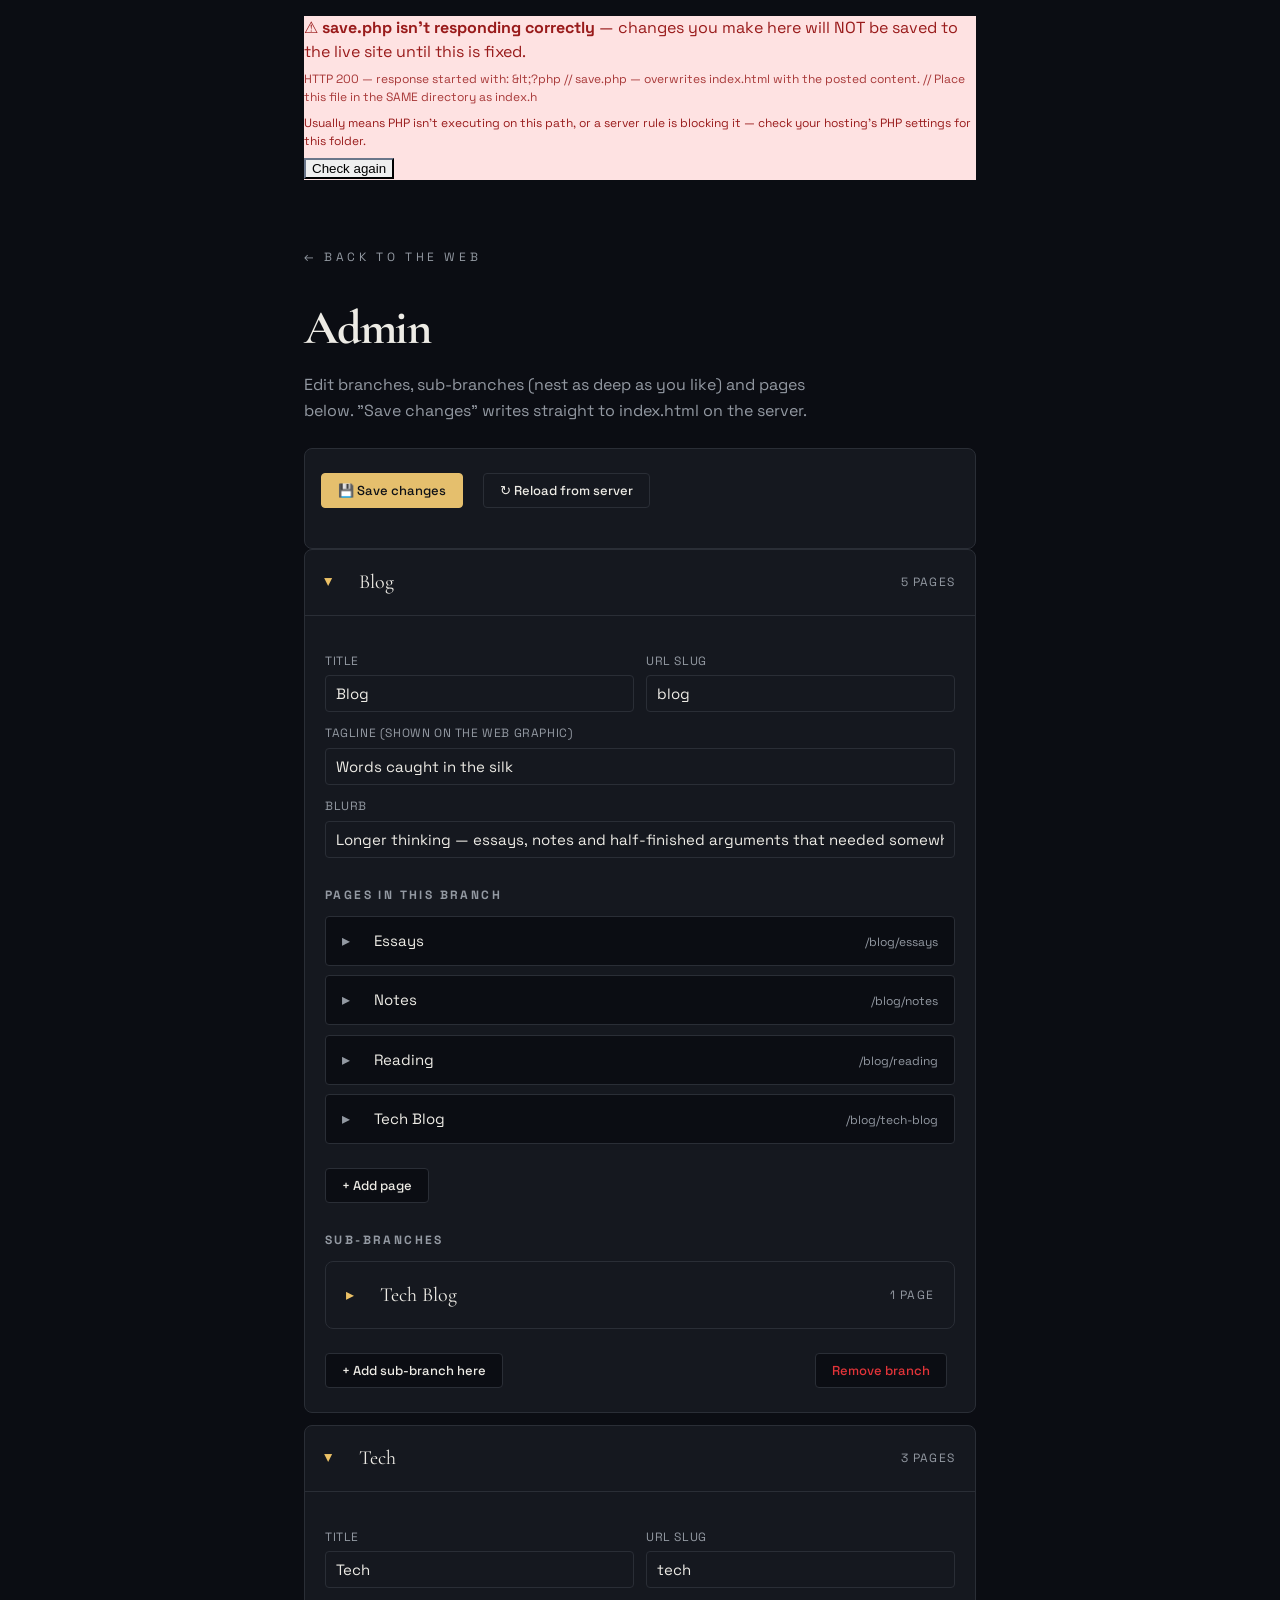
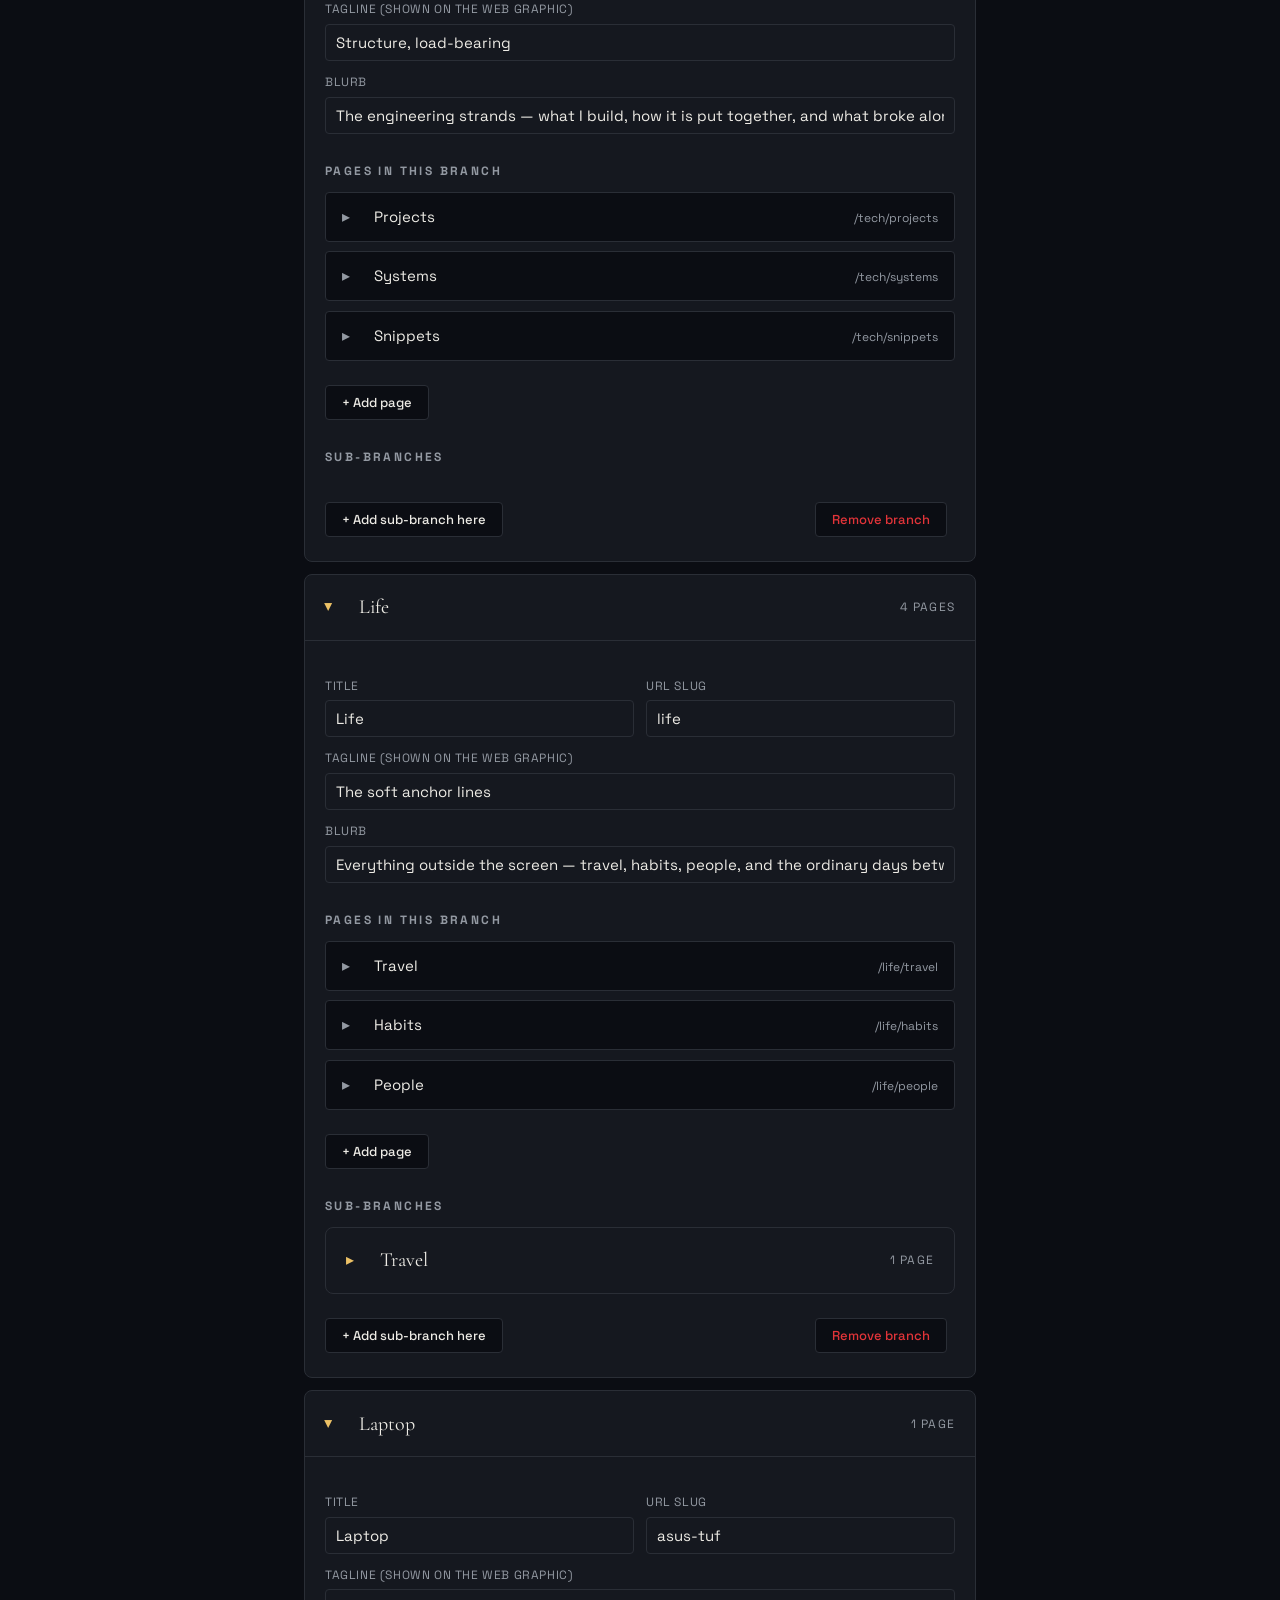
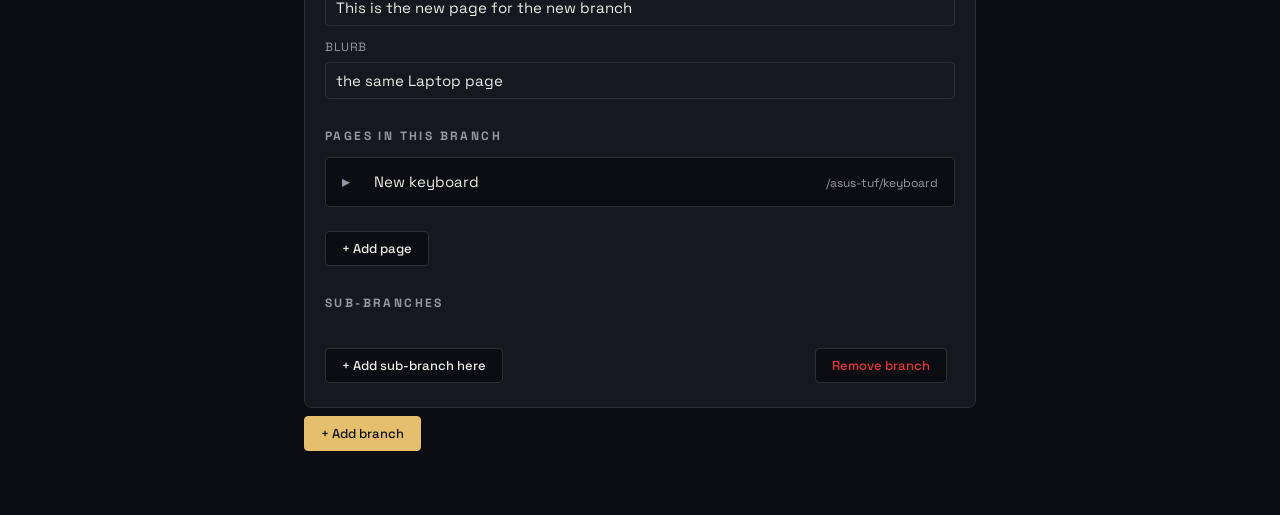
<file: admin/index.html>
<!DOCTYPE html>
<html lang="en"><head>
  <meta charset="utf-8">
  <meta name="viewport" content="width=device-width, initial-scale=1">
  <title>Admin — Rooban's Web</title>
  <meta name="robots" content="noindex, nofollow">
  <link rel="preconnect" href="https://fonts.googleapis.com">
  <link rel="preconnect" href="https://fonts.gstatic.com" crossorigin="">
  <link href="https://fonts.googleapis.com/css2?family=Cormorant+Garamond:wght@400;600&family=Space+Grotesk:wght@300;400;500&display=swap" rel="stylesheet">
  <link rel="stylesheet" href="../assets/theme.css">
</head>
<body>
  <div id="app"></div>
  <script src="script.js"></script>
</body></html>
</file>
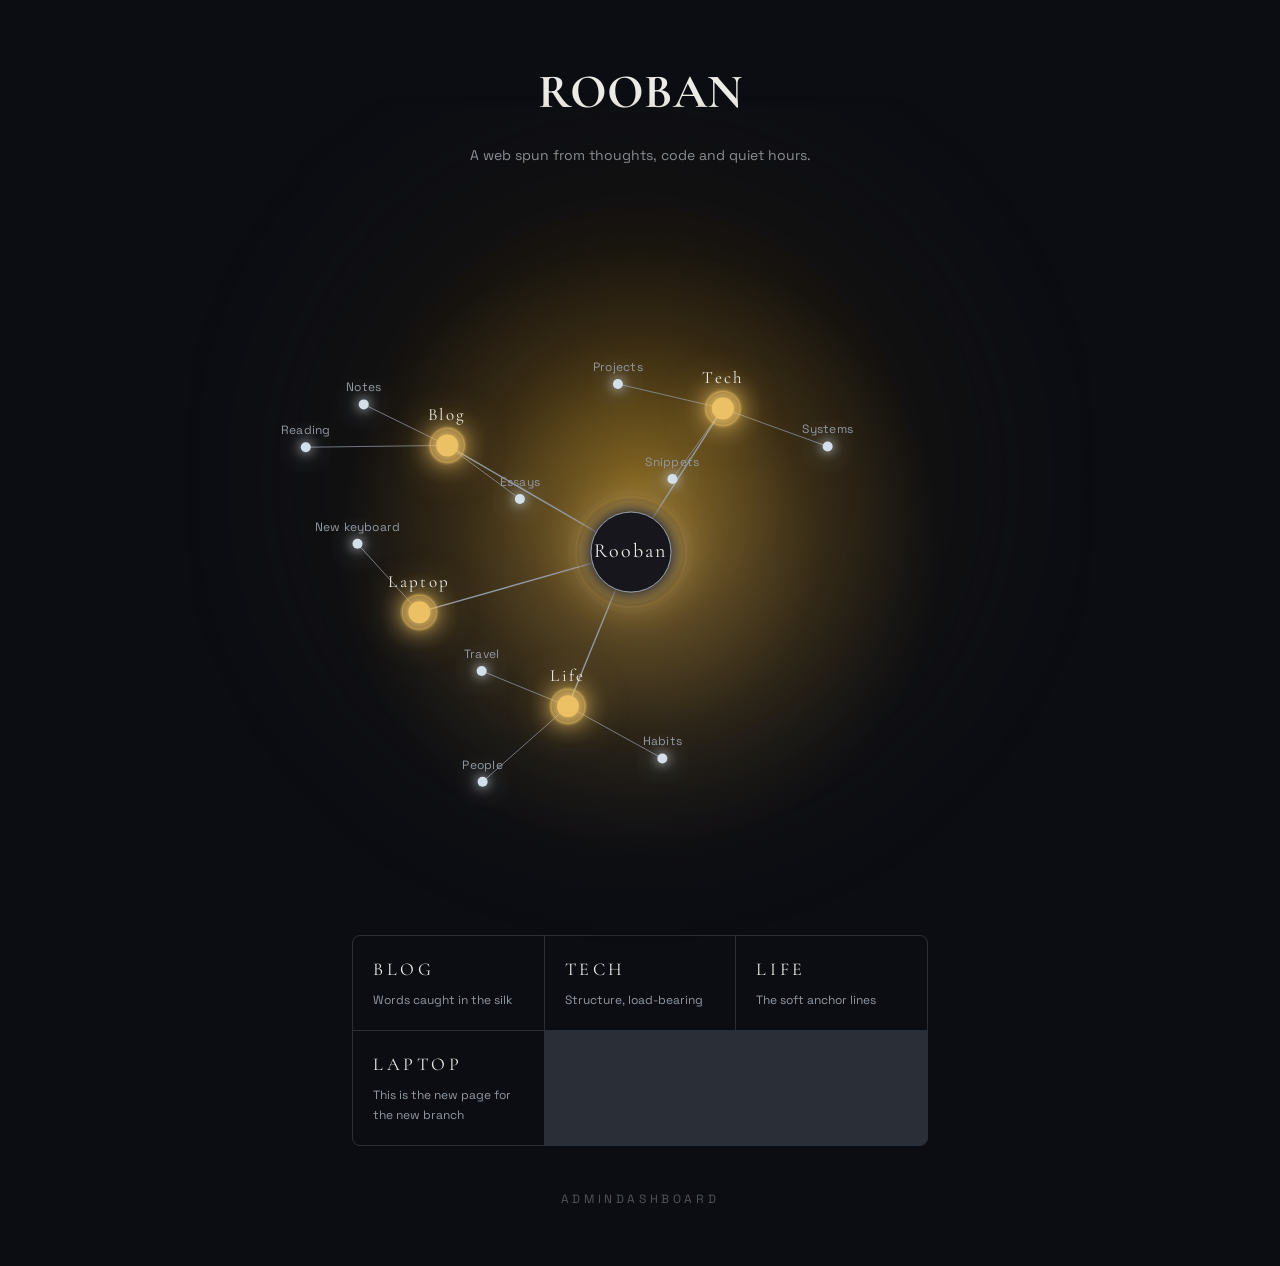
<file: index.backup.html>
<!DOCTYPE html>
<html lang="en"><head>
  <meta charset="utf-8">
  <meta name="viewport" content="width=device-width, initial-scale=1">
  <title>Rooban — A Web of Blog, Tech and Life</title>
  <meta name="description" content="Rooban's personal site laid out as a spider web: blog, tech and life branch out from the center, each strand leading somewhere new.">
  <meta name="author" content="Rooban">
  <meta property="og:type" content="website">
  <meta property="og:title" content="Rooban — A Web of Blog, Tech and Life">
  <meta property="og:description" content="Explore Rooban's writing, projects and notes through an interactive web.">
  <meta name="twitter:card" content="summary_large_image">
  <link rel="preconnect" href="https://fonts.googleapis.com">
  <link rel="preconnect" href="https://fonts.gstatic.com" crossorigin="">
  <link href="https://fonts.googleapis.com/css2?family=Cormorant+Garamond:wght@400;600&family=Space+Grotesk:wght@300;400;500&display=swap" rel="stylesheet">
  <link rel="icon" href="/favicon.ico" type="image/x-icon">
  <link rel="stylesheet" href="assets/theme.css">
</head>
<body>
  <div id="app"></div>

  <script>
    // =========================================================================
    // DATA LAYER
    // =========================================================================

    const CENTER = {
      name: "Rooban",
      tagline: "A web spun from thoughts, code and quiet hours.",
    };

    // ADMIN:BRANCHES:START
    var branches = [
  {
    "slug": "blog",
    "title": "Blog",
    "tagline": "Words caught in the silk",
    "blurb": "Longer thinking \u2014 essays, notes and half-finished arguments that needed somewhere to sit.",
    "leaves": [
      {
        "slug": "essays",
        "title": "Essays",
        "blurb": "Slow pieces on attention, craft and taste.",
        "body": [
          "Essays are the widest strands of this web. They start as a single question and get pulled outward until the shape holds.",
          "Recent threads: what makes a tool feel honest, why constraint beats capability, and the quiet cost of always shipping."
        ],
        "links": []
      },
      {
        "slug": "notes",
        "title": "Notes",
        "blurb": "Short captures, unpolished on purpose.",
        "body": [
          "Notes are the sticky bits \u2014 one paragraph, one idea, no obligation to conclude.",
          "Most of them never grow up into essays, and that is entirely the point."
        ],
        "links": []
      },
      {
        "slug": "reading",
        "title": "Reading",
        "blurb": "What the web caught this month.",
        "body": [
          "A running log of books, papers and long articles, with the one line that made each worth keeping.",
          "Fiction and systems writing get equal weight here."
        ],
        "links": []
      }
    ],
    "subbranches": []
  },
  {
    "slug": "tech",
    "title": "Tech",
    "tagline": "Structure, load-bearing",
    "blurb": "The engineering strands \u2014 what I build, how it is put together, and what broke along the way.",
    "leaves": [
      {
        "slug": "projects",
        "title": "Projects",
        "blurb": "Things built and shipped.",
        "body": [
          "Side projects, tools and experiments, each with the problem it was trying to solve.",
          "Some are alive, some are archived, all of them taught something."
        ],
        "links": []
      },
      {
        "slug": "systems",
        "title": "Systems",
        "blurb": "Architecture, data flow, tradeoffs.",
        "body": [
          "How the pieces connect: queues, caches, boundaries, and the places where complexity likes to hide.",
          "Diagrams first, prose second."
        ],
        "links": []
      },
      {
        "slug": "snippets",
        "title": "Snippets",
        "blurb": "Small code that earns its keep.",
        "body": [
          "Utilities, one-liners and patterns I keep re-typing until I finally wrote them down.",
          "Copy freely."
        ],
        "links": []
      }
    ],
    "subbranches": []
  },
  {
    "slug": "life",
    "title": "Life",
    "tagline": "The soft anchor lines",
    "blurb": "Everything outside the screen \u2014 travel, habits, people, and the ordinary days between.",
    "leaves": [
      {
        "slug": "travel",
        "title": "Travel",
        "blurb": "Places, and how they changed the pace.",
        "body": [
          "Notes from roads, coastlines and unremarkable towns that turned out to be the good part.",
          "Less itinerary, more atmosphere."
        ],
        "links": []
      },
      {
        "slug": "habits",
        "title": "Habits",
        "blurb": "Small systems for ordinary days.",
        "body": [
          "Sleep, walking, writing at the same hour. Nothing clever \u2014 just repetition that survives bad weeks."
        ],
        "links": []
      },
      {
        "slug": "people",
        "title": "People",
        "blurb": "Conversations worth keeping.",
        "body": [
          "The friends, mentors and strangers whose sentences stuck around longer than they should have."
        ],
        "links": []
      }
    ],
    "subbranches": []
  },
  {
    "slug": "asus-tuf",
    "title": "Laptop",
    "tagline": "This is the new page for the new branch",
    "blurb": "the same Laptop page",
    "leaves": [
      {
        "slug": "keyboard",
        "title": "New keyboard",
        "blurb": "Look at my new keyboard",
        "body": [
          "<h1>Look at my new keyboard</h1>"
        ],
        "links": []
      }
    ],
    "subbranches": []
  }
];
    // ADMIN:BRANCHES:END

    function getBranch(slug) {
      return branches.find(function (b) { return b.slug === slug; });
    }

    function getSubbranch(branchSlug, subSlug) {
      var branch = getBranch(branchSlug);
      if (!branch) return null;
      var sub = (branch.subbranches || []).find(function (s) { return s.slug === subSlug; });
      return sub ? { branch: branch, sub: sub } : null;
    }

    // Resolves a hash path (array of segments) into whichever thing it refers to.
    // Handles: [branch], [branch, leaf], [branch, subbranch], [branch, subbranch, leaf]
    function resolvePath(parts) {
      if (parts.length === 1) {
        var branch = getBranch(parts[0]);
        return branch ? { kind: "branch", branch: branch } : null;
      }
      if (parts.length === 2) {
        var branch = getBranch(parts[0]);
        if (!branch) return null;
        var leaf = branch.leaves.find(function (l) { return l.slug === parts[1]; });
        if (leaf) return { kind: "leaf", branch: branch, leaf: leaf };
        var sub = (branch.subbranches || []).find(function (s) { return s.slug === parts[1]; });
        if (sub) return { kind: "subbranch", branch: branch, sub: sub };
        return null;
      }
      if (parts.length === 3) {
        var branch = getBranch(parts[0]);
        if (!branch) return null;
        var sub = (branch.subbranches || []).find(function (s) { return s.slug === parts[1]; });
        if (!sub) return null;
        var leaf = sub.leaves.find(function (l) { return l.slug === parts[2]; });
        if (!leaf) return null;
        return { kind: "leaf", branch: branch, sub: sub, leaf: leaf };
      }
      return null;
    }

    // Resolves a stored link path like "tech/systems" or "tech/hardware/keyboard"
    // into { branch, sub, leaf } or null if it no longer points anywhere.
    function resolveLinkPath(pathStr) {
      var parts = String(pathStr || "").split("/").filter(Boolean);
      var res = resolvePath(parts);
      return res && res.kind === "leaf" ? res : null;
    }

    function leafHref(res) {
      var parts = [res.branch.slug];
      if (res.sub) parts.push(res.sub.slug);
      parts.push(res.leaf.slug);
      return "/" + parts.join("/");
    }

    // =========================================================================
    // ROUTER
    // =========================================================================

    var appEl = document.getElementById("app");

    function parseHash() {
      var hash = window.location.hash.replace(/^#/, "") || "/";
      if (hash !== "/" && hash.endsWith("/")) hash = hash.slice(0, -1);
      var parts = hash.split("/").filter(Boolean);
      return { path: "/" + (parts.length ? parts.join("/") : ""), parts: parts };
    }

    function navigate(path) {
      window.location.hash = "#" + path;
    }

    // =========================================================================
    // PAGE RENDERERS
    // =========================================================================

    function renderHomePage() {
      var spiderWebHTML = buildSpiderWebSVG();

      var navItemsHTML = branches
        .map(function (b) {
          return (
            '<a onclick="navigate(\'/' + b.slug + '\')" class="group bg-background p-5 transition-colors hover:bg-card" style="cursor:pointer">' +
            '<span class="nav-title">' + escapeHTML(b.title) + "</span>" +
            '<span class="nav-tagline">' + escapeHTML(b.tagline) + "</span>" +
            "</a>"
          );
        })
        .join("");

      document.title = "Rooban — A Web of Blog, Tech and Life";
      updateMetaDescription("Rooban's personal site laid out as a spider web: blog, tech and life branch out from the center, each strand leading somewhere new.");
      updateOGTitle("Rooban — A Web of Blog, Tech and Life");
      updateOGDescription("Explore Rooban's writing, projects and notes through an interactive web.");

      appEl.innerHTML =
        '<main class="min-h-screen overflow-hidden px-5 py-14">' +
        '<header class="mx-auto max-w-xl text-center">' +
        '<h1 class="font-display text-4xl tracking-[0.14em] uppercase sm:text-5xl">' + escapeHTML(CENTER.name) + "</h1>" +
        '<p class="mt-4 font-body text-sm leading-relaxed text-muted-foreground">' + escapeHTML(CENTER.tagline) + "</p>" +
        "</header>" +
        '<div class="mt-6">' + spiderWebHTML + "</div>" +
        '<nav class="mx-auto mt-6 nav-grid max-w-xl">' + navItemsHTML + "</nav>" +
        '<p class="mt-10 text-center">' +
        '<a href="admin/" class="admin-link" style="cursor:pointer">Admin</a>' +
        '<a href="dashboard/" class="admin-link" style="cursor:pointer">Dashboard</a>' +
        "</p>" +
        "</main>";

      initSpiderWeb();
    }

    function leafListItemHTML(hrefParts, title, blurb) {
      return (
        '<li>' +
        '<a onclick="navigate(\'/' + hrefParts.join("/") + '\')" class="group flex items-baseline justify-between gap-6 py-6" style="cursor:pointer">' +
        "<span>" +
        '<span class="leaf-title">' + escapeHTML(title) + "</span>" +
        '<span class="leaf-blurb">' + escapeHTML(blurb) + "</span>" +
        "</span>" +
        '<span class="leaf-arrow">→</span>' +
        "</a>" +
        "</li>"
      );
    }

    function renderBranchPage(branchSlug) {
      var branch = getBranch(branchSlug);
      if (!branch) { renderNotFoundPage(); return; }

      document.title = branch.title + " — Rooban's Web";
      updateMetaDescription(branch.blurb);
      updateOGTitle(branch.title + " — Rooban's Web");
      updateOGDescription(branch.blurb);

      var leavesHTML = branch.leaves
        .map(function (leaf) { return leafListItemHTML([branch.slug, leaf.slug], leaf.title, leaf.blurb); })
        .join("");

      var subbranches = branch.subbranches || [];
      var subHTML = subbranches
        .map(function (sub) {
          var count = sub.leaves.length;
          return leafListItemHTML([branch.slug, sub.slug], sub.title, (sub.blurb || "") + " · " + count + (count === 1 ? " page" : " pages"));
        })
        .join("");

      appEl.innerHTML =
        '<main class="min-h-screen px-6 py-16">' +
        '<div class="mx-auto max-w-2xl">' +
        '<a onclick="navigate(\'/\')" class="back-link">← back to the web</a>' +
        '<p class="mt-12 branch-tagline">' + escapeHTML(branch.tagline) + "</p>" +
        '<h1 class="mt-3 branch-title">' + escapeHTML(branch.title) + "</h1>" +
        '<p class="mt-5 branch-blurb">' + escapeHTML(branch.blurb) + "</p>" +
        (subbranches.length > 0
          ? '<p class="nearby-label mt-14">Sub-branches</p>' + '<ul class="mt-2 border-t border-border leaf-list">' + subHTML + "</ul>"
          : "") +
        (branch.leaves.length > 0
          ? '<p class="nearby-label mt-14">Pages</p>' + '<ul class="mt-2 border-t border-border leaf-list">' + leavesHTML + "</ul>"
          : "") +
        "</div>" +
        "</main>";
    }

    function renderSubbranchPage(branchSlug, subSlug) {
      var res = getSubbranch(branchSlug, subSlug);
      if (!res) { renderNotFoundPage(); return; }
      var branch = res.branch, sub = res.sub;

      document.title = sub.title + " · " + branch.title + " — Rooban's Web";
      updateMetaDescription(sub.blurb || branch.blurb);
      updateOGTitle(sub.title + " · " + branch.title + " — Rooban's Web");
      updateOGDescription(sub.blurb || branch.blurb);

      var leavesHTML = sub.leaves
        .map(function (leaf) { return leafListItemHTML([branch.slug, sub.slug, leaf.slug], leaf.title, leaf.blurb); })
        .join("");

      appEl.innerHTML =
        '<main class="min-h-screen px-6 py-16">' +
        '<div class="mx-auto max-w-2xl">' +
        '<nav class="breadcrumb">' +
        '<a onclick="navigate(\'/\')">Rooban</a>' +
        '<span class="sep">/</span>' +
        "<a onclick=\"navigate('/" + branch.slug + '\')">' + escapeHTML(branch.title) + "</a>" +
        "</nav>" +
        '<h1 class="mt-12 branch-title">' + escapeHTML(sub.title) + "</h1>" +
        (sub.blurb ? '<p class="mt-5 branch-blurb">' + escapeHTML(sub.blurb) + "</p>" : "") +
        '<ul class="mt-14 border-t border-border leaf-list">' + leavesHTML + "</ul>" +
        "</div>" +
        "</main>";
    }

    function renderLeafPage(branch, sub, leaf) {
      var siblingList = sub ? sub.leaves : branch.leaves;
      var siblings = siblingList.filter(function (l) { return l.slug !== leaf.slug; });
      var basePath = sub ? [branch.slug, sub.slug] : [branch.slug];

      document.title = leaf.title + " · " + branch.title + " — Rooban's Web";
      updateMetaDescription(leaf.blurb);
      updateOGTitle(leaf.title + " · " + branch.title + " — Rooban's Web");
      updateOGDescription(leaf.blurb);

      var bodyHTML = leaf.body
        .map(function (para) {
          if (isHTMLBlock(para)) return '<div class="leaf-html-block">' + para + "</div>";
          return '<p class="font-body text-base leading-8 text-muted-foreground">' + escapeHTML(para) + "</p>";
        })
        .join("");

      var siblingsHTML = siblings
        .map(function (s) {
          return '<a onclick="navigate(\'/' + basePath.concat(s.slug).join("/") + '\')" class="nearby-pill">' + escapeHTML(s.title) + "</a>";
        })
        .join("");

      var linkedNotes = (leaf.links || [])
        .map(resolveLinkPath)
        .filter(Boolean);
      var linkedHTML = linkedNotes
        .map(function (res) {
          return '<a onclick="navigate(\'' + leafHref(res) + '\')" class="nearby-pill">' + escapeHTML(res.leaf.title) + "</a>";
        })
        .join("");

      var breadcrumbHTML =
        '<nav class="breadcrumb">' +
        '<a onclick="navigate(\'/\')">Rooban</a>' +
        '<span class="sep">/</span>' +
        "<a onclick=\"navigate('/" + branch.slug + '\')">' + escapeHTML(branch.title) + "</a>" +
        (sub
          ? '<span class="sep">/</span>' + "<a onclick=\"navigate('/" + branch.slug + "/" + sub.slug + '\')">' + escapeHTML(sub.title) + "</a>"
          : "") +
        "</nav>";

      appEl.innerHTML =
        '<main class="min-h-screen px-6 py-16">' +
        '<div class="mx-auto max-w-2xl">' +
        breadcrumbHTML +
        '<h1 class="mt-12 leaf-page-title">' + escapeHTML(leaf.title) + "</h1>" +
        '<p class="mt-4 leaf-page-blurb">' + escapeHTML(leaf.blurb) + "</p>" +
        '<div class="mt-10 space-y-6 leaf-body">' + bodyHTML + "</div>" +
        (siblings.length > 0
          ? '<p class="mt-16 nearby-label">Nearby strands</p>' + '<div class="mt-4 nearby-pills">' + siblingsHTML + "</div>"
          : "") +
        (linkedNotes.length > 0
          ? '<p class="mt-10 nearby-label">Linked notes</p>' + '<div class="mt-4 nearby-pills">' + linkedHTML + "</div>"
          : "") +
        "</div>" +
        "</main>";
    }

    function renderNotFoundPage() {
      document.title = "404 — Rooban";
      updateMetaDescription("Page not found");
      updateOGTitle("404 — Rooban");

      appEl.innerHTML =
        '<div class="not-found-page">' +
        '<div class="not-found-card">' +
        "<h1>404</h1>" +
        "<h2>Page not found</h2>" +
        "<p>The page you're looking for doesn't exist or has been moved.</p>" +
        '<div class="mt-6">' +
        '<button class="btn btn-primary" onclick="navigate(\'/\')">Go home</button>' +
        "</div>" +
        "</div>" +
        "</div>";
    }

    function renderErrorPage() {
      document.title = "This page didn't load";
      appEl.innerHTML =
        '<div class="error-page">' +
        '<div class="error-card">' +
        "<h1>This page didn't load</h1>" +
        "<p>Something went wrong on our end. You can try refreshing or head back home.</p>" +
        '<div class="error-actions">' +
        '<button class="btn btn-primary" onclick="location.reload()">Try again</button>' +
        '<a class="btn btn-outline" onclick="navigate(\'/\')" style="cursor:pointer">Go home</a>' +
        "</div>" +
        "</div>" +
        "</div>";
    }

    function isHTMLBlock(str) {
      return /^\s*</.test(str || "");
    }

    // =========================================================================
    // SPIDER WEB — force-directed graph, Obsidian-graph style
    // =========================================================================
    // Real physics: nodes repel each other, links pull like springs, every
    // node is individually draggable and reacts to the rest of the graph.
    // Background drag pans, mouse wheel zooms, hovering a node highlights
    // it and everything directly connected to it (tree links + cross-links).

    var SIZE = 720;
    var C = SIZE / 2;
    var NODE_R = { center: 40, branch: 11, subbranch: 8, leaf: 5 };
    var LINK_LEN = { center: 150, branch: 85, subbranch: 55 };

    function buildSpiderWebSVG() {
      return (
        '<div class="spider-web-container">' +
        '<svg viewBox="0 0 ' + SIZE + ' ' + SIZE + '" xmlns="http://www.w3.org/2000/svg">' +
        '<defs>' +
        '<filter id="softGlow" x="-200%" y="-200%" width="500%" height="500%">' +
        '<feGaussianBlur in="SourceGraphic" stdDeviation="6" result="blur1" />' +
        '<feGaussianBlur in="SourceGraphic" stdDeviation="14" result="blur2" />' +
        '<feMerge><feMergeNode in="blur2" /><feMergeNode in="blur1" /><feMergeNode in="SourceGraphic" /></feMerge>' +
        '</filter>' +
        '<filter id="strongGlow" x="-300%" y="-300%" width="700%" height="700%">' +
        '<feGaussianBlur in="SourceGraphic" stdDeviation="10" result="blur1" />' +
        '<feGaussianBlur in="SourceGraphic" stdDeviation="22" result="blur2" />' +
        '<feMerge><feMergeNode in="blur2" /><feMergeNode in="blur1" /><feMergeNode in="SourceGraphic" /></feMerge>' +
        '</filter>' +
        '<radialGradient id="centerGlow" cx="50%" cy="50%" r="50%">' +
        '<stop offset="0%" stop-color="var(--accent-warm)" stop-opacity="0.4" />' +
        '<stop offset="60%" stop-color="var(--accent-warm)" stop-opacity="0.1" />' +
        '<stop offset="100%" stop-color="var(--accent-warm)" stop-opacity="0" />' +
        '</radialGradient>' +
        '</defs>' +
        '<circle cx="' + C + '" cy="' + C + '" r="' + (SIZE * 0.42) + '" fill="url(#centerGlow)" />' +
        '<g id="links-layer"></g>' +
        '<g id="nodes-layer"></g>' +
        '</svg>' +
        '</div>'
      );
    }

    function svgEl(tag, attrs) {
      var el = document.createElementNS('http://www.w3.org/2000/svg', tag);
      for (var k in attrs) el.setAttribute(k, attrs[k]);
      return el;
    }

    // Builds the node/edge graph from `branches`, including sub-branches and
    // cross-links (leaf.links). Returns nodes, tree links, cross links, and
    // an adjacency map used for hover highlighting.
    function buildGraph() {
      var nodes = [];
      var links = [];       // tree edges: center-branch, branch-sub, branch/sub-leaf
      var crossLinks = [];  // extra edges from leaf.links
      var pathToNode = {};  // "branch/slug" or "branch/sub/slug" -> node

      var center = { type: 'center', r: NODE_R.center, label: CENTER.name, x: C, y: C, vx: 0, vy: 0 };
      nodes.push(center);

      function scatterNear(anchor, spread) {
        var a = Math.random() * Math.PI * 2;
        var d = spread * 0.4 + Math.random() * spread;
        return { x: anchor.x + Math.cos(a) * d, y: anchor.y + Math.sin(a) * d };
      }

      function addLeaf(anchorNode, leaf, pathParts, linkLen) {
        var p = scatterNear(anchorNode, linkLen * 0.8);
        var node = {
          type: 'leaf', r: NODE_R.leaf, label: leaf.title, leafRef: leaf,
          x: p.x, y: p.y, vx: 0, vy: 0
        };
        nodes.push(node);
        links.push({ a: anchorNode, b: node, len: linkLen });
        pathToNode[pathParts.join('/')] = node;
        return node;
      }

      branches.forEach(function (branch) {
        var p0 = scatterNear(center, SIZE * 0.28);
        var bNode = { type: 'branch', r: NODE_R.branch, label: branch.title, slug: branch.slug, x: p0.x, y: p0.y, vx: 0, vy: 0 };
        nodes.push(bNode);
        links.push({ a: center, b: bNode, len: LINK_LEN.center });
        pathToNode[branch.slug] = bNode;

        branch.leaves.forEach(function (leaf) {
          addLeaf(bNode, leaf, [branch.slug, leaf.slug], LINK_LEN.branch);
        });

        (branch.subbranches || []).forEach(function (sub) {
          var ps = scatterNear(bNode, LINK_LEN.subbranch);
          var sNode = { type: 'subbranch', r: NODE_R.subbranch, label: sub.title, slug: sub.slug, x: ps.x, y: ps.y, vx: 0, vy: 0 };
          nodes.push(sNode);
          links.push({ a: bNode, b: sNode, len: LINK_LEN.subbranch });
          pathToNode[branch.slug + '/' + sub.slug] = sNode;

          sub.leaves.forEach(function (leaf) {
            addLeaf(sNode, leaf, [branch.slug, sub.slug, leaf.slug], LINK_LEN.branch);
          });
        });
      });

      // Second pass: resolve cross-links now that every leaf node exists.
      nodes.forEach(function (n) {
        if (n.type !== 'leaf' || !n.leafRef || !n.leafRef.links) return;
        n.leafRef.links.forEach(function (pathStr) {
          var target = pathToNode[String(pathStr || '').split('/').filter(Boolean).join('/')];
          if (target && target !== n) {
            crossLinks.push({ a: n, b: target, len: 160 });
          }
        });
      });

      // Adjacency map for hover highlighting (undirected, tree + cross).
      var adjacency = new Map();
      function link(a, b) {
        if (!adjacency.has(a)) adjacency.set(a, new Set());
        if (!adjacency.has(b)) adjacency.set(b, new Set());
        adjacency.get(a).add(b);
        adjacency.get(b).add(a);
      }
      links.forEach(function (l) { link(l.a, l.b); });
      crossLinks.forEach(function (l) { link(l.a, l.b); });

      return { nodes: nodes, links: links, crossLinks: crossLinks, adjacency: adjacency };
    }

    function initSpiderWeb() {
      var svg = document.querySelector('.spider-web-container svg');
      var linksLayer = document.getElementById('links-layer');
      var nodesLayer = document.getElementById('nodes-layer');
      if (!svg || !linksLayer || !nodesLayer) return;

      var reduceMotion = window.matchMedia('(prefers-reduced-motion: reduce)').matches;
      var graph = buildGraph();
      var nodes = graph.nodes;
      var links = graph.links;
      var crossLinks = graph.crossLinks;
      var adjacency = graph.adjacency;
      var allLinks = links.concat(crossLinks);

      links.forEach(function (link) {
        link.el = svgEl('line', {
          x1: link.a.x, y1: link.a.y, x2: link.b.x, y2: link.b.y,
          stroke: 'var(--silk-strong)',
          'stroke-width': link.len === LINK_LEN.center ? 1.4 : 1,
          'stroke-opacity': link.len === LINK_LEN.center ? 1 : 0.75
        });
        link.el.style.transition = 'opacity 150ms ease';
        linksLayer.appendChild(link.el);
      });

      crossLinks.forEach(function (link) {
        link.el = svgEl('line', {
          x1: link.a.x, y1: link.a.y, x2: link.b.x, y2: link.b.y,
          stroke: 'var(--accent-warm)', 'stroke-width': 1, 'stroke-dasharray': '3 4', 'stroke-opacity': 0.55
        });
        link.el.style.transition = 'opacity 150ms ease';
        linksLayer.appendChild(link.el);
      });

      function href(node) {
        if (node.type === 'branch') return '/' + node.slug;
        if (node.type === 'subbranch') return '/' + node.parentSlug + '/' + node.slug;
        return null;
      }

      nodes.forEach(function (node) {
        var g = svgEl('g', { style: 'cursor:pointer' });
        g.style.transition = 'opacity 150ms ease';

        if (node.type === 'center') {
          node.glowEl = svgEl('circle', { r: node.r * 1.4, fill: 'var(--accent-warm)', opacity: 0.28, filter: 'url(#strongGlow)', class: 'node-glow' });
          node.circleEl = svgEl('circle', { r: node.r, fill: 'var(--card)', stroke: 'var(--silk-strong)', filter: 'url(#softGlow)' });
          node.textEl = svgEl('text', { 'text-anchor': 'middle', dy: 5, fill: 'var(--foreground)', 'font-family': 'var(--font-display)', 'font-size': '20px', 'letter-spacing': '0.1em' });
          node.textEl.textContent = node.label;
          g.appendChild(node.glowEl); g.appendChild(node.circleEl); g.appendChild(node.textEl);
        } else if (node.type === 'branch') {
          node.glowEl = svgEl('circle', { r: node.r * 1.7, fill: 'var(--accent-warm)', opacity: 0.5, filter: 'url(#strongGlow)', class: 'node-glow' });
          node.circleEl = svgEl('circle', { r: node.r, fill: 'var(--accent-warm)', filter: 'url(#softGlow)' });
          node.ringEl = svgEl('circle', { r: node.r + 6, fill: 'none', stroke: 'var(--accent-warm)', 'stroke-width': 1, opacity: 0.4 });
          node.textEl = svgEl('text', { 'text-anchor': 'middle', dy: -(node.r + 14), fill: 'var(--foreground)', 'font-family': 'var(--font-display)', 'font-size': '17px', 'letter-spacing': '0.14em', 'text-transform': 'uppercase' });
          node.textEl.textContent = node.label;
          g.appendChild(node.glowEl); g.appendChild(node.ringEl); g.appendChild(node.circleEl); g.appendChild(node.textEl);
          g.addEventListener('pointerdown', function (e) { onNodeDown(e, node); });
          g.addEventListener('pointerup', function () { onNodeUp(node, function () { navigate(href(node)); }); });
        } else if (node.type === 'subbranch') {
          node.glowEl = svgEl('circle', { r: node.r * 1.6, fill: 'var(--dew)', opacity: 0.35, filter: 'url(#softGlow)', class: 'node-glow' });
          node.circleEl = svgEl('circle', { r: node.r, fill: 'var(--dew)', filter: 'url(#softGlow)' });
          node.ringEl = svgEl('circle', { r: node.r + 5, fill: 'none', stroke: 'var(--dew)', 'stroke-width': 1, opacity: 0.4 });
          node.textEl = svgEl('text', { 'text-anchor': 'middle', dy: -(node.r + 12), fill: 'var(--foreground)', 'font-family': 'var(--font-display)', 'font-size': '14px', 'letter-spacing': '0.08em' });
          node.textEl.textContent = node.label;
          g.appendChild(node.glowEl); g.appendChild(node.ringEl); g.appendChild(node.circleEl); g.appendChild(node.textEl);
          g.addEventListener('pointerdown', function (e) { onNodeDown(e, node); });
          g.addEventListener('pointerup', function () { onNodeUp(node, function () { navigate(href(node)); }); });
        } else {
          node.circleEl = svgEl('circle', { r: node.r, fill: 'var(--dew)', filter: 'url(#softGlow)' });
          node.textEl = svgEl('text', { 'text-anchor': 'middle', dy: -(node.r + 8), fill: 'var(--muted-foreground)', 'font-family': 'var(--font-body)', 'font-size': '12px', 'letter-spacing': '0.02em' });
          node.textEl.textContent = node.label;
          g.appendChild(node.circleEl); g.appendChild(node.textEl);
          g.addEventListener('pointerdown', function (e) { onNodeDown(e, node); });
          g.addEventListener('pointerup', function () {
            onNodeUp(node, function () {
              var ref = node.leafRef;
              var res = resolveLinkPathFromNode(node);
              navigate(res);
            });
          });
        }

        g.addEventListener('pointerenter', function () { onNodeHover(node); });
        g.addEventListener('pointerleave', function () { onNodeUnhover(); });

        node.groupEl = g;
        nodesLayer.appendChild(g);
      });

      // Finds a leaf node's own href by walking which branch/sub it lives under.
      function resolveLinkPathFromNode(leafNode) {
        for (var i = 0; i < links.length; i++) {
          if (links[i].b === leafNode) {
            var anchor = links[i].a;
            if (anchor.type === 'branch') return '/' + anchor.slug + '/' + leafNode.leafRef.slug;
            if (anchor.type === 'subbranch') return '/' + anchor.parentSlug + '/' + anchor.slug + '/' + leafNode.leafRef.slug;
          }
        }
        return '/';
      }

      // Stamp parentSlug onto subbranch nodes (needed for href/breadcrumb use above).
      links.forEach(function (l) {
        if (l.a.type === 'branch' && l.b.type === 'subbranch') l.b.parentSlug = l.a.slug;
      });

      function place(n) { n.groupEl.setAttribute('transform', 'translate(' + n.x + ',' + n.y + ')'); }
      function placeLinks() {
        allLinks.forEach(function (l) {
          l.el.setAttribute('x1', l.a.x); l.el.setAttribute('y1', l.a.y);
          l.el.setAttribute('x2', l.b.x); l.el.setAttribute('y2', l.b.y);
        });
      }
      nodes.forEach(place);
      placeLinks();

      // --- Hover highlighting (Obsidian-style: dim everything not connected) ---
      var hoveredNode = null;
      function onNodeHover(node) {
        hoveredNode = node;
        var neighbors = adjacency.get(node) || new Set();
        nodes.forEach(function (n) {
          n.groupEl.style.opacity = (n === node || neighbors.has(n)) ? '1' : '0.18';
        });
        allLinks.forEach(function (l) {
          l.el.style.opacity = (l.a === node || l.b === node) ? '1' : '0.08';
        });
      }
      function onNodeUnhover() {
        hoveredNode = null;
        nodes.forEach(function (n) { n.groupEl.style.opacity = '1'; });
        allLinks.forEach(function (l) { l.el.style.opacity = ''; });
      }

      // --- Physics ---
      var REPEL = 9000;
      var SPRING = 0.05;
      var CENTER_PULL = 0.002;
      var DAMPING = 0.82;
      var PAD = 20;
      var dragNode = null;
      var raf = 0;

      function mass(n) { return n.r * (n.type === 'center' ? 3 : n.type === 'branch' ? 1.6 : n.type === 'subbranch' ? 1.3 : 1); }

      function step() {
        var ke = 0;
        for (var i = 0; i < nodes.length; i++) {
          var n = nodes[i];
          if (n === dragNode) continue;
          var ax = 0, ay = 0;
          for (var j = 0; j < nodes.length; j++) {
            if (i === j) continue;
            var o = nodes[j];
            var dx = n.x - o.x, dy = n.y - o.y;
            var distSq = dx * dx + dy * dy || 0.01;
            var dist = Math.sqrt(distSq);
            var f = REPEL / distSq;
            ax += (dx / dist) * f;
            ay += (dy / dist) * f;
          }
          ax += (C - n.x) * CENTER_PULL;
          ay += (C - n.y) * CENTER_PULL;
          var m = mass(n);
          n.vx = (n.vx + ax / m) * DAMPING;
          n.vy = (n.vy + ay / m) * DAMPING;
        }

        allLinks.forEach(function (l) {
          var dx = l.b.x - l.a.x, dy = l.b.y - l.a.y;
          var dist = Math.sqrt(dx * dx + dy * dy) || 0.01;
          var force = (dist - l.len) * SPRING;
          var ux = dx / dist, uy = dy / dist;
          if (l.a !== dragNode) { l.a.vx += (ux * force) / mass(l.a); l.a.vy += (uy * force) / mass(l.a); }
          if (l.b !== dragNode) { l.b.vx -= (ux * force) / mass(l.b); l.b.vy -= (uy * force) / mass(l.b); }
        });

        nodes.forEach(function (n) {
          if (n === dragNode) return;
          n.x += n.vx; n.y += n.vy;
          n.x = Math.max(PAD + n.r, Math.min(SIZE - PAD - n.r, n.x));
          n.y = Math.max(PAD + n.r, Math.min(SIZE - PAD - n.r, n.y));
          ke += n.vx * n.vx + n.vy * n.vy;
          place(n);
        });
        placeLinks();

        if (ke < 0.02 && !dragNode) { raf = 0; return; }
        raf = requestAnimationFrame(step);
      }

      function wake() { if (!raf) raf = requestAnimationFrame(step); }
      if (!reduceMotion) wake();

      // --- Per-node dragging ---
      function toSvgPoint(evt) {
        var pt = svg.createSVGPoint();
        pt.x = evt.clientX; pt.y = evt.clientY;
        var ctm = svg.getScreenCTM();
        if (!ctm) return { x: 0, y: 0 };
        var p = pt.matrixTransform(ctm.inverse());
        return { x: p.x, y: p.y };
      }

      var moveDist = 0;

      function onNodeDown(e, node) {
        e.stopPropagation();
        dragNode = node;
        moveDist = 0;
        node.vx = 0; node.vy = 0;
        try { e.target.setPointerCapture(e.pointerId); } catch (err) {}
        wake();
      }

      function onGlobalMove(e) {
        if (!dragNode) return;
        var p = toSvgPoint(e);
        moveDist += Math.abs(p.x - dragNode.x) + Math.abs(p.y - dragNode.y);
        dragNode.x = Math.max(PAD + dragNode.r, Math.min(SIZE - PAD - dragNode.r, p.x));
        dragNode.y = Math.max(PAD + dragNode.r, Math.min(SIZE - PAD - dragNode.r, p.y));
        place(dragNode);
        placeLinks();
        e.preventDefault();
      }

      function onNodeUp(node, onClick) {
        if (dragNode === node && moveDist < 6) onClick();
      }

      function onGlobalUp() { dragNode = null; wake(); }

      window.addEventListener('pointermove', onGlobalMove, { passive: false });
      window.addEventListener('pointerup', onGlobalUp);
      window.addEventListener('pointercancel', onGlobalUp);

      // --- Pan (drag empty background) & zoom (mouse wheel) ---
      var view = { x: 0, y: 0, w: SIZE, h: SIZE };
      function applyView() { svg.setAttribute('viewBox', view.x + ' ' + view.y + ' ' + view.w + ' ' + view.h); }

      var panning = false, panStartX = 0, panStartY = 0, viewStartX = 0, viewStartY = 0;

      function onBgDown(e) {
        if (dragNode) return;
        panning = true;
        panStartX = e.clientX; panStartY = e.clientY;
        viewStartX = view.x; viewStartY = view.y;
      }
      function onBgMove(e) {
        if (!panning) return;
        var scale = view.w / (svg.getBoundingClientRect().width || SIZE);
        view.x = viewStartX - (e.clientX - panStartX) * scale;
        view.y = viewStartY - (e.clientY - panStartY) * scale;
        applyView();
      }
      function onBgUp() { panning = false; }

      function onWheel(e) {
        e.preventDefault();
        var p = toSvgPoint(e);
        var scaleFactor = e.deltaY > 0 ? 1.1 : 0.9;
        var newW = Math.max(240, Math.min(SIZE * 2.2, view.w * scaleFactor));
        view.x = p.x - (p.x - view.x) * (newW / view.w);
        view.y = p.y - (p.y - view.y) * (newW / view.h);
        view.w = newW; view.h = newW;
        applyView();
      }

      svg.addEventListener('pointerdown', onBgDown);
      window.addEventListener('pointermove', onBgMove);
      window.addEventListener('pointerup', onBgUp);
      svg.addEventListener('wheel', onWheel, { passive: false });

      svg._spiderWebCleanup = function () {
        window.removeEventListener('pointermove', onGlobalMove);
        window.removeEventListener('pointerup', onGlobalUp);
        window.removeEventListener('pointercancel', onGlobalUp);
        window.removeEventListener('pointermove', onBgMove);
        window.removeEventListener('pointerup', onBgUp);
        svg.removeEventListener('wheel', onWheel);
        if (raf) cancelAnimationFrame(raf);
      };
    }

    function cleanupSpiderWeb() {
      var svg = document.querySelector('.spider-web-container svg');
      if (svg && svg._spiderWebCleanup) svg._spiderWebCleanup();
    }

    // =========================================================================
    // META TAG HELPERS
    // =========================================================================

    function updateMetaDescription(desc) {
      var meta = document.querySelector('meta[name="description"]');
      if (meta) meta.setAttribute("content", desc);
    }

    function updateOGTitle(title) {
      var meta = document.querySelector('meta[property="og:title"]');
      if (meta) meta.setAttribute("content", title);
    }

    function updateOGDescription(desc) {
      var meta = document.querySelector('meta[property="og:description"]');
      if (meta) meta.setAttribute("content", desc);
    }

    // =========================================================================
    // UTILITY
    // =========================================================================

    function escapeHTML(str) {
      var div = document.createElement("div");
      div.appendChild(document.createTextNode(str));
      return div.innerHTML;
    }

    // =========================================================================
    // ROUTER DISPATCH
    // =========================================================================

    function route() {
      cleanupSpiderWeb();
      var parsed = parseHash();
      var parts = parsed.parts;

      try {
        if (parts.length === 0) {
          renderHomePage();
        } else if (parts.length === 1 && parts[0] === "admin") {
          window.location.href = "admin/";
        } else {
          var res = resolvePath(parts);
          if (!res) { renderNotFoundPage(); return; }
          if (res.kind === "branch") renderBranchPage(res.branch.slug);
          else if (res.kind === "subbranch") renderSubbranchPage(res.branch.slug, res.sub.slug);
          else if (res.kind === "leaf") renderLeafPage(res.branch, res.sub || null, res.leaf);
        }
      } catch (e) {
        console.error(e);
        renderErrorPage();
      }
    }

    window.addEventListener("hashchange", route);
    route();

    if (!window.location.hash) window.location.hash = "#/";

  </script>
</body></html>
</file>
<file: assets/theme.css>
:root {
      --radius: 0.375rem;
      --background: oklch(0.16 0.012 265);
      --foreground: oklch(0.94 0.008 90);
      --card: oklch(0.21 0.014 265);
      --card-foreground: oklch(0.94 0.008 90);
      --popover: oklch(0.21 0.014 265);
      --popover-foreground: oklch(0.94 0.008 90);
      --primary: oklch(0.82 0.11 85);
      --primary-foreground: oklch(0.18 0.012 265);
      --secondary: oklch(0.26 0.016 265);
      --secondary-foreground: oklch(0.94 0.008 90);
      --muted: oklch(0.26 0.016 265);
      --muted-foreground: oklch(0.68 0.015 260);
      --accent: oklch(0.26 0.016 265);
      --accent-foreground: oklch(0.94 0.008 90);
      --destructive: oklch(0.6 0.21 25);
      --destructive-foreground: oklch(0.97 0.005 90);
      --border: oklch(0.3 0.016 265);
      --input: oklch(0.3 0.016 265);
      --ring: oklch(0.82 0.11 85);
      --accent-warm: oklch(0.83 0.12 84);
      --silk: oklch(0.55 0.02 260);
      --silk-strong: oklch(0.68 0.02 260);
      --silk-glow: oklch(0.83 0.12 84);
      --dew: oklch(0.9 0.02 240);
      --chart-1: oklch(0.646 0.222 41.116);
      --chart-2: oklch(0.6 0.118 184.704);
      --chart-3: oklch(0.398 0.07 227.392);
      --chart-4: oklch(0.828 0.189 84.429);
      --chart-5: oklch(0.769 0.188 70.08);
      --sidebar: oklch(0.21 0.014 265);
      --sidebar-foreground: oklch(0.94 0.008 90);
      --sidebar-primary: oklch(0.82 0.11 85);
      --sidebar-primary-foreground: oklch(0.18 0.012 265);
      --sidebar-accent: oklch(0.26 0.016 265);
      --sidebar-accent-foreground: oklch(0.94 0.008 90);
      --sidebar-border: oklch(0.3 0.016 265);
      --sidebar-ring: oklch(0.82 0.11 85);
      --font-display: "Cormorant Garamond", Georgia, serif;
      --font-body: "Space Grotesk", ui-sans-serif, system-ui, sans-serif;
    }
    *, *::before, *::after { box-sizing: border-box; border-color: var(--border); }
    html { -webkit-text-size-adjust: 100%; tab-size: 4; }
    body { margin: 0; padding: 0; background-color: var(--background); color: var(--foreground); font-family: var(--font-body); line-height: 1.5; -webkit-font-smoothing: antialiased; -moz-osx-font-smoothing: grayscale; }
    img, svg { display: block; max-width: 100%; }
    a { color: inherit; text-decoration: none; }
    .font-display { font-family: var(--font-display); }
    .font-body { font-family: var(--font-body); }
    .text-accent-warm { color: var(--accent-warm); }
    .text-muted-foreground { color: var(--muted-foreground); }
    .text-foreground { color: var(--foreground); }
    .bg-background { background-color: var(--background); }
    .bg-card { background-color: var(--card); }
    .bg-primary { background-color: var(--primary); }
    .bg-border { background-color: var(--border); }
    .border-border { border-color: var(--border); }
    .uppercase { text-transform: uppercase; }
    .tracking-wide { letter-spacing: 0.025em; }
    @keyframes web-sway { 0%, 100% { transform: rotate(-0.7deg) scale(1) translateY(0); } 33% { transform: rotate(0.5deg) scale(1.006) translateY(-3px); } 66% { transform: rotate(0.3deg) scale(0.997) translateY(2px); } }
    @keyframes strand-wobble { 0%, 100% { transform: translate(0, 0) rotate(0deg); } 25% { transform: translate(4px, -6px) rotate(0.9deg); } 50% { transform: translate(-5px, 4px) rotate(-1.1deg); } 75% { transform: translate(6px, 2px) rotate(0.5deg); } }
    @keyframes node-glow-pulse { 0%, 100% { opacity: 0.55; transform: scale(1); } 50% { opacity: 1; transform: scale(1.18); } }
    .web-sway { transform-origin: 50% 50%; transform-box: fill-box; animation: web-sway 9s ease-in-out infinite; }
    .strand-wobble { transform-origin: 50% 50%; transform-box: fill-box; animation: strand-wobble 6s ease-in-out infinite; will-change: transform; }
    .node-glow { transform-origin: center; transform-box: fill-box; animation: node-glow-pulse 4s ease-in-out infinite; will-change: opacity, transform; }
    @media (prefers-reduced-motion: reduce) { .web-sway, .strand-wobble, .node-glow { animation: none; } }
    .spider-web-container { position: relative; }
    .spider-web-container::before { content: ""; position: absolute; inset: -12%; z-index: 0; pointer-events: none; background: radial-gradient(circle at 50% 42%, oklch(0.55 0.13 84 / 0.55) 0%, oklch(0.4 0.1 80 / 0.32) 22%, oklch(0.28 0.05 75 / 0.14) 42%, transparent 68%); filter: blur(6px); }
    .spider-web-container svg { position: relative; z-index: 1; }
    .min-h-screen { min-height: 100vh; }
    .overflow-hidden { overflow: hidden; }
    .mx-auto { margin-left: auto; margin-right: auto; }
    .max-w-xl { max-width: 36rem; }
    .max-w-2xl { max-width: 42rem; }
    .text-center { text-align: center; }
    .px-4 { padding-left: 1rem; padding-right: 1rem; }
    .px-5 { padding-left: 1.25rem; padding-right: 1.25rem; }
    .px-6 { padding-left: 1.5rem; padding-right: 1.5rem; }
    .py-14 { padding-top: 3.5rem; padding-bottom: 3.5rem; }
    .py-16 { padding-top: 4rem; padding-bottom: 4rem; }
    .py-6 { padding-top: 1.5rem; padding-bottom: 1.5rem; }
    .mt-2 { margin-top: 0.5rem; }
    .mt-3 { margin-top: 0.75rem; }
    .mt-4 { margin-top: 1rem; }
    .mt-5 { margin-top: 1.25rem; }
    .mt-6 { margin-top: 1.5rem; }
    .mt-10 { margin-top: 2.5rem; }
    .mt-12 { margin-top: 3rem; }
    .mt-14 { margin-top: 3.5rem; }
    .mt-16 { margin-top: 4rem; }
    .gap-2 { gap: 0.5rem; }
    .gap-3 { gap: 0.75rem; }
    .gap-6 { gap: 1.5rem; }
    .gap-px { gap: 1px; }
    .space-y-6 > * + * { margin-top: 1.5rem; }
    .flex { display: flex; }
    .flex-wrap { flex-wrap: wrap; }
    .items-center { align-items: center; }
    .items-baseline { align-items: baseline; }
    .justify-between { justify-content: space-between; }
    .justify-center { justify-content: center; }
    .grid { display: grid; }
    .rounded-lg { border-radius: 0.5rem; }
    .rounded-full { border-radius: 9999px; }
    .rounded-md { border-radius: calc(var(--radius) - 2px); }
    .border { border-width: 1px; border-style: solid; }
    .border-t { border-top-width: 1px; border-top-style: solid; }
    .border-b { border-bottom-width: 1px; border-bottom-style: solid; }
    .transition-colors { transition-property: color, background-color, border-color; transition-duration: 150ms; }
    .transition-opacity { transition-property: opacity; transition-duration: 150ms; }
    .transition-all { transition-property: all; transition-duration: 150ms; }
    .opacity-0 { opacity: 0; }
    .opacity-40 { opacity: 0.4; }
    .opacity-100 { opacity: 1; }
    .hover\:text-accent-warm:hover { color: var(--accent-warm); }
    .hover\:bg-card:hover { background-color: var(--card); }
    .hover\:bg-primary\/90:hover { filter: brightness(0.9); }
    .hover\:bg-accent:hover { background-color: var(--accent); }
    .hover\:border-accent-warm:hover { border-color: var(--accent-warm); }
    .group:hover .group-hover\:text-accent-warm { color: var(--accent-warm); }
    .group:hover .group-hover\:opacity-100 { opacity: 1; }
    h1 { margin: 0; }
    p { margin: 0; }
    .text-4xl { font-size: 2.25rem; }
    .text-5xl { font-size: 3rem; }
    .text-2xl { font-size: 1.5rem; }
    .text-xl { font-size: 1.25rem; }
    .text-lg { font-size: 1.125rem; }
    .text-base { font-size: 1rem; }
    .text-sm { font-size: 0.875rem; }
    .text-xs { font-size: 0.75rem; }
    .font-bold { font-weight: 700; }
    .font-semibold { font-weight: 600; }
    .font-medium { font-weight: 500; }
    .leading-relaxed { line-height: 1.625; }
    .leading-8 { line-height: 2rem; }
    .tracking-tight { letter-spacing: -0.025em; }
    .spider-web-container { width: 100%; max-width: 720px; margin: 0 auto; touch-action: pan-y; user-select: none; -webkit-user-select: none; }
    .spider-web-hint { text-align: center; font-family: var(--font-body); font-size: 0.7rem; letter-spacing: 0.08em; color: var(--muted-foreground); opacity: 0.55; margin-top: 0.5rem; }
    .spider-web-container svg { width: 100%; height: auto; display: block; }
    .spider-web-container svg .web-group { transition: none; }
    .spider-web-container svg a { cursor: pointer; }
    .spider-web-container svg circle[fill="transparent"] { cursor: pointer; }
    .nav-grid { display: grid; gap: 1px; overflow: hidden; border-radius: 0.5rem; border: 1px solid var(--border); background-color: var(--border); }
    @media (min-width: 640px) { .nav-grid { grid-template-columns: repeat(3, 1fr); } .text-5xl { font-size: 3rem; } .sm\:text-5xl { font-size: 3rem; } }
    .nav-grid a { display: block; padding: 1.25rem; background-color: var(--background); transition: background-color 150ms; }
    .nav-grid a:hover { background-color: var(--card); }
    .nav-grid a .nav-title { font-family: var(--font-display); font-size: 1.125rem; letter-spacing: 0.2em; text-transform: uppercase; transition: color 150ms; }
    .nav-grid a:hover .nav-title { color: var(--accent-warm); }
    .nav-grid a .nav-tagline { display: block; margin-top: 0.5rem; font-family: var(--font-body); font-size: 0.75rem; line-height: 1.625; color: var(--muted-foreground); }
    .back-link { font-family: var(--font-body); font-size: 0.75rem; letter-spacing: 0.3em; color: var(--muted-foreground); text-transform: uppercase; transition: color 150ms; cursor: pointer; }
    .back-link:hover { color: var(--accent-warm); }
    .branch-tagline { font-family: var(--font-body); font-size: 0.75rem; letter-spacing: 0.35em; color: var(--accent-warm); text-transform: uppercase; }
    .branch-title { font-family: var(--font-display); font-size: 3rem; letter-spacing: -0.025em; }
    .branch-blurb { font-family: var(--font-body); font-size: 1.125rem; line-height: 1.625; color: var(--muted-foreground); }
    .leaf-list { list-style: none; margin: 0; padding: 0; }
    .leaf-list li { border-bottom: 1px solid var(--border); }
    .leaf-list a { display: flex; align-items: baseline; justify-content: space-between; gap: 1.5rem; padding: 1.5rem 0; cursor: pointer; }
    .leaf-list .leaf-title { font-family: var(--font-display); font-size: 1.5rem; transition: color 150ms; }
    .leaf-list a:hover .leaf-title { color: var(--accent-warm); }
    .leaf-list .leaf-blurb { display: block; margin-top: 0.25rem; font-family: var(--font-body); font-size: 0.875rem; color: var(--muted-foreground); }
    .leaf-list .leaf-arrow { font-family: var(--font-body); color: var(--accent-warm); opacity: 0; transition: opacity 150ms; }
    .leaf-list a:hover .leaf-arrow { opacity: 1; }
    .breadcrumb { display: flex; flex-wrap: wrap; align-items: center; gap: 0.5rem; font-family: var(--font-body); font-size: 0.75rem; letter-spacing: 0.3em; color: var(--muted-foreground); text-transform: uppercase; }
    .breadcrumb a { cursor: pointer; transition: color 150ms; }
    .breadcrumb a:hover { color: var(--accent-warm); }
    .breadcrumb span.sep { color: var(--muted-foreground); }
    .leaf-page-title { font-family: var(--font-display); font-size: 3rem; letter-spacing: -0.025em; }
    .leaf-page-blurb { font-family: var(--font-body); font-size: 1.125rem; color: var(--accent-warm); }
    .leaf-body p { font-family: var(--font-body); font-size: 1rem; line-height: 2rem; color: var(--muted-foreground); }
    .leaf-html-block { margin: 1.5rem 0; }
    .leaf-html-block img { max-width: 100%; height: auto; display: block; border-radius: 0.5rem; border: 1px solid var(--border); }
    .leaf-html-block iframe { max-width: 100%; border-radius: 0.5rem; border: 1px solid var(--border); }
    .nearby-label { font-family: var(--font-body); font-size: 0.75rem; letter-spacing: 0.3em; color: var(--muted-foreground); text-transform: uppercase; }
    .nearby-pills { display: flex; flex-wrap: wrap; gap: 0.75rem; }
    .nearby-pill { display: inline-block; padding: 0.5rem 1rem; border: 1px solid var(--border); border-radius: 9999px; font-family: var(--font-body); font-size: 0.875rem; cursor: pointer; transition: border-color 150ms, color 150ms; }
    .nearby-pill:hover { border-color: var(--accent-warm); color: var(--accent-warm); }
    .not-found-page { display: flex; min-height: 100vh; align-items: center; justify-content: center; background-color: var(--background); padding: 1rem; }
    .not-found-card { max-width: 28rem; text-align: center; }
    .not-found-card h1 { font-size: 4.5rem; font-weight: 700; color: var(--foreground); }
    .not-found-card h2 { margin-top: 1rem; font-size: 1.25rem; font-weight: 600; color: var(--foreground); }
    .not-found-card p { margin-top: 0.5rem; font-size: 0.875rem; color: var(--muted-foreground); }
    .btn { display: inline-flex; align-items: center; justify-content: center; padding: 0.5rem 1rem; border-radius: calc(var(--radius) - 2px); font-size: 0.875rem; font-weight: 500; cursor: pointer; border: none; font-family: var(--font-body); transition: background-color 150ms; }
    .btn-primary { background-color: var(--primary); color: var(--primary-foreground); }
    .btn-primary:hover { filter: brightness(0.9); }
    .btn-outline { background-color: var(--background); color: var(--foreground); border: 1px solid var(--input); }
    .btn-outline:hover { background-color: var(--accent); }
    .error-page { display: flex; min-height: 100vh; align-items: center; justify-content: center; background-color: var(--background); padding: 1rem; }
    .error-card { max-width: 28rem; text-align: center; }
    .error-card h1 { font-size: 1.25rem; font-weight: 600; letter-spacing: -0.025em; color: var(--foreground); }
    .error-card p { margin-top: 0.5rem; font-size: 0.875rem; color: var(--muted-foreground); }
    .error-actions { margin-top: 1.5rem; display: flex; flex-wrap: wrap; justify-content: center; gap: 0.5rem; }
    .admin-link { font-family: var(--font-body); font-size: 0.75rem; letter-spacing: 0.3em; text-transform: uppercase; color: var(--muted-foreground); opacity: 0.5; transition: opacity 150ms, color 150ms; }
    .admin-link:hover { opacity: 1; color: var(--accent-warm); }
    .admin-title { font-family: var(--font-display); font-size: 3rem; letter-spacing: -0.025em; }
    .admin-sub { font-family: var(--font-body); font-size: 1rem; line-height: 1.625; color: var(--muted-foreground); max-width: 34rem; }
    .admin-bar { position: sticky; top: 0; z-index: 10; margin: 1.5rem 0 0; padding: 1rem; border: 1px solid var(--border); border-radius: 0.5rem; background-color: var(--card); backdrop-filter: blur(6px); }
    .admin-bar-row { display: flex; flex-wrap: wrap; align-items: center; gap: 0.75rem; }
    .admin-bar-row + .admin-bar-row { margin-top: 0.5rem; }
    .file-pill { display: inline-flex; align-items: center; gap: 0.4rem; padding: 0.4rem 0.75rem; border-radius: 9999px; font-family: var(--font-body); font-size: 0.8125rem; border: 1px solid var(--border); color: var(--muted-foreground); }
    .file-pill-connected { border-color: var(--accent-warm); color: var(--accent-warm); }
    .save-status { font-family: var(--font-body); font-size: 0.8125rem; color: var(--muted-foreground); min-height: 1.2em; }
    .save-status-dirty { color: var(--accent-warm); }
    .save-status-clean { color: var(--muted-foreground); }
    .admin-branch-list { display: flex; flex-direction: column; gap: 0.75rem; }
    .admin-branch { border: 1px solid var(--border); border-radius: 0.5rem; background-color: var(--card); overflow: hidden; }
    .admin-branch-summary { display: flex; align-items: center; justify-content: space-between; gap: 1rem; padding: 1.1rem 1.25rem; cursor: pointer; list-style: none; font-family: var(--font-display); }
    .admin-branch-summary::-webkit-details-marker { display: none; }
    .admin-branch-summary::before { content: "▸"; display: inline-block; margin-right: 0.6rem; color: var(--accent-warm); transition: transform 150ms; font-family: var(--font-body); }
    .admin-branch[open] > .admin-branch-summary::before { transform: rotate(90deg); }
    .admin-branch-summary-title { font-size: 1.25rem; flex: 1; }
    .admin-branch-summary-meta { font-family: var(--font-body); font-size: 0.75rem; letter-spacing: 0.1em; text-transform: uppercase; color: var(--muted-foreground); white-space: nowrap; }
    .admin-branch-body { padding: 0 1.25rem 1.5rem; border-top: 1px solid var(--border); padding-top: 1.25rem; }
    .admin-subhead { font-family: var(--font-body); font-size: 0.75rem; letter-spacing: 0.2em; text-transform: uppercase; color: var(--muted-foreground); margin: 1.75rem 0 0.75rem; }
    .admin-leaf-list { display: flex; flex-direction: column; gap: 0.6rem; margin-bottom: 1rem; }
    .admin-leaf { border: 1px solid var(--border); border-radius: calc(var(--radius) - 2px); background-color: var(--background); overflow: hidden; }
    .admin-leaf-summary { display: flex; align-items: baseline; justify-content: space-between; gap: 1rem; padding: 0.75rem 1rem; cursor: pointer; list-style: none; font-family: var(--font-body); }
    .admin-leaf-summary::-webkit-details-marker { display: none; }
    .admin-leaf-summary::before { content: "▸"; display: inline-block; margin-right: 0.5rem; color: var(--muted-foreground); transition: transform 150ms; }
    .admin-leaf[open] > .admin-leaf-summary::before { transform: rotate(90deg); }
    .admin-leaf-summary-title { font-size: 0.9375rem; color: var(--foreground); flex: 1; }
    .admin-leaf-summary-slug { font-size: 0.75rem; color: var(--muted-foreground); white-space: nowrap; }
    .admin-leaf-body { padding: 0.25rem 1rem 1.25rem; border-top: 1px solid var(--border); }
    .admin-row { display: grid; grid-template-columns: 1fr 1fr; gap: 0.75rem; margin-bottom: 0.75rem; margin-top: 1rem; }
    .admin-block { display: block; margin-bottom: 0.75rem; }
    .admin-page label { display: flex; flex-direction: column; gap: 0.35rem; font-family: var(--font-body); font-size: 0.75rem; letter-spacing: 0.05em; text-transform: uppercase; color: var(--muted-foreground); }
    .admin-page input[type="text"], .admin-page textarea { font-family: var(--font-body); font-size: 0.9375rem; text-transform: none; letter-spacing: normal; color: var(--foreground); background-color: var(--card); border: 1px solid var(--border); border-radius: calc(var(--radius) - 2px); padding: 0.5rem 0.65rem; width: 100%; }
    .admin-page input[type="text"]:focus, .admin-page textarea:focus { outline: none; border-color: var(--accent-warm); }
    .admin-page textarea { resize: vertical; line-height: 1.5; font-size: 0.875rem; }
    .admin-image-row { display: flex; align-items: center; gap: 0.75rem; flex-wrap: wrap; margin: 0.5rem 0 1rem; }
    .admin-file-btn { display: inline-flex !important; flex-direction: row !important; text-transform: none !important; letter-spacing: normal !important; font-size: 0.8125rem !important; }
    .admin-hint-inline { font-family: var(--font-body); font-size: 0.75rem; color: var(--muted-foreground); max-width: 26rem; }
    .admin-hint-inline code { font-size: 0.75rem; }
    .admin-btn { display: inline-flex; align-items: center; justify-content: center; padding: 0.5rem 1rem; border-radius: calc(var(--radius) - 2px); font-family: var(--font-body); font-size: 0.8125rem; font-weight: 500; cursor: pointer; border: 1px solid var(--border); background-color: var(--background); color: var(--foreground); transition: border-color 150ms, color 150ms, background-color 150ms; margin-right: 0.5rem; margin-top: 0.5rem; }
    .admin-btn:hover { border-color: var(--accent-warm); color: var(--accent-warm); }
    .admin-btn-primary { background-color: var(--primary); color: var(--primary-foreground); border-color: var(--primary); }
    .admin-btn-primary:hover { filter: brightness(0.92); color: var(--primary-foreground); }
    .admin-btn-ghost { background-color: transparent; }
    .admin-btn-danger { border-color: var(--border); color: var(--destructive); }
    .admin-btn-danger:hover { border-color: var(--destructive); color: var(--destructive); }
    .admin-btn-remove-branch { float: right; }
    @media (max-width: 640px) { .admin-row { grid-template-columns: 1fr; } .admin-btn-remove-branch { float: none; display: block; } }
    .hidden { display: none !important; }
    @media (max-width: 640px) { .branch-title, .leaf-page-title { font-size: 2.25rem; } .text-5xl { font-size: 2.25rem; } }
  
    /* =========================================================================
       PER-PAGE THEMES
       Inspired by open illustration systems, SVG pattern generators and
       hand-drawn doodle libraries (IRA Design, Iconoodle, Open Doodles,
       Humaaans and Pattern Monster). Assets are kept local/inline so the site
       does not depend on third-party CDNs at runtime.
       ========================================================================= */

    .theme-default { --accent-warm: oklch(0.83 0.12 84); --silk-strong: oklch(0.68 0.02 260); }
    .theme-default, .theme-fun, .theme-sunset, .theme-ocean, .theme-neon, .theme-doodle, .theme-editorial, .theme-blueprint, .theme-terminal, .theme-serious { min-height: 100vh; background-color: var(--background); color: var(--foreground); position: relative; }
    .theme-default .leaf-page-title { font-style: normal; }

    .theme-fun {
      --background: oklch(0.18 0.035 340);
      --foreground: oklch(0.97 0.02 95);
      --card: oklch(0.23 0.045 340);
      --muted-foreground: oklch(0.78 0.04 340);
      --border: oklch(0.38 0.08 340);
      --accent-warm: oklch(0.86 0.18 70);
      --silk-strong: oklch(0.73 0.13 330);
      --primary: oklch(0.76 0.19 330);
      --primary-foreground: oklch(0.16 0.025 340);
    }
    .theme-fun .leaf-page-title { font-style: italic; transform: rotate(-1deg); }
    .theme-fun::before { content:""; position:fixed; inset:0; pointer-events:none; background: radial-gradient(circle at 12% 15%, oklch(0.8 0.2 55 / .18), transparent 22%), radial-gradient(circle at 88% 80%, oklch(0.75 0.2 200 / .15), transparent 24%); }

    .theme-sunset {
      --background: oklch(0.19 0.045 35);
      --foreground: oklch(0.98 0.02 85);
      --card: oklch(0.24 0.055 35);
      --muted-foreground: oklch(0.78 0.05 45);
      --border: oklch(0.4 0.08 35);
      --accent-warm: oklch(0.84 0.18 58);
      --primary: oklch(0.72 0.2 25);
      --primary-foreground: oklch(0.98 0.02 85);
      --silk-strong: oklch(0.7 0.14 45);
    }
    .theme-sunset::before { content:""; position:fixed; inset:0; pointer-events:none; background: linear-gradient(135deg, oklch(0.65 0.22 25 / .18), transparent 38%), linear-gradient(315deg, oklch(0.72 0.2 75 / .12), transparent 42%); }
    .theme-sunset .leaf-page-title { background: linear-gradient(90deg, oklch(.9 .16 55), oklch(.72 .2 20), oklch(.88 .17 80)); -webkit-background-clip:text; background-clip:text; color:transparent; }

    .theme-ocean {
      --background: oklch(0.16 0.04 225);
      --foreground: oklch(0.95 0.025 205);
      --card: oklch(0.21 0.055 225);
      --muted-foreground: oklch(0.7 0.055 215);
      --border: oklch(0.34 0.075 220);
      --accent-warm: oklch(0.82 0.16 190);
      --primary: oklch(0.7 0.16 195);
      --primary-foreground: oklch(0.13 0.03 225);
      --silk-strong: oklch(0.64 0.12 210);
    }
    .theme-ocean::before { content:""; position:fixed; inset:0; pointer-events:none; background-image: radial-gradient(circle at 20% 20%, oklch(.72 .17 190 / .13) 0 1px, transparent 2px), radial-gradient(circle at 70% 65%, oklch(.72 .17 210 / .12) 0 1px, transparent 2px); background-size:32px 32px, 47px 47px; }

    .theme-neon {
      --background: oklch(0.11 0.025 290);
      --foreground: oklch(0.96 0.025 290);
      --card: oklch(0.16 0.045 290);
      --muted-foreground: oklch(0.72 0.08 285);
      --border: oklch(0.34 0.12 290);
      --accent-warm: oklch(0.83 0.25 150);
      --primary: oklch(0.76 0.25 320);
      --primary-foreground: oklch(0.1 0.02 290);
      --silk-strong: oklch(0.72 0.2 250);
    }
    .theme-neon .leaf-page-title { text-shadow: 0 0 18px oklch(.8 .25 320 / .45); }
    .theme-neon .leaf-body p { color: oklch(.78 .08 285); }
    .theme-neon::before { content:""; position:fixed; inset:0; pointer-events:none; background: linear-gradient(120deg, oklch(.6 .25 320 / .08), transparent 35%, oklch(.7 .22 150 / .08)); }

    .theme-doodle {
      --background: oklch(0.96 0.025 90);
      --foreground: oklch(0.18 0.025 260);
      --card: oklch(0.985 0.01 90);
      --muted-foreground: oklch(0.42 0.035 260);
      --border: oklch(0.78 0.035 85);
      --accent-warm: oklch(0.63 0.18 25);
      --primary: oklch(0.78 0.18 80);
      --primary-foreground: oklch(0.18 0.025 260);
      --silk-strong: oklch(0.5 0.04 260);
    }
    .theme-doodle .leaf-page-title { font-family: var(--font-body); font-weight:700; letter-spacing:-.04em; }
    .theme-doodle .leaf-body p { line-height: 1.9; }
    .theme-doodle::before { content:""; position:fixed; inset:0; pointer-events:none; opacity:.28; background-image: radial-gradient(oklch(.45 .04 260 / .25) 1px, transparent 1px); background-size: 18px 18px; }

    .theme-editorial {
      --background: oklch(0.94 0.015 85);
      --foreground: oklch(0.2 0.02 60);
      --card: oklch(0.975 0.008 85);
      --muted-foreground: oklch(0.42 0.025 60);
      --border: oklch(0.78 0.025 70);
      --accent-warm: oklch(0.55 0.18 25);
      --primary: oklch(0.2 0.02 60);
      --primary-foreground: oklch(0.96 0.015 85);
      --silk-strong: oklch(0.45 0.03 60);
    }
    .theme-editorial .leaf-page-title { font-size: clamp(3rem, 8vw, 5.2rem); line-height:.95; }
    .theme-editorial .leaf-page-blurb { color: var(--accent-warm); font-family: var(--font-display); font-style:italic; }
    .theme-editorial .leaf-body { border-top: 2px solid var(--foreground); padding-top: 1.5rem; }

    .theme-blueprint {
      --background: oklch(0.19 0.055 250);
      --foreground: oklch(0.91 0.04 220);
      --card: oklch(0.22 0.06 250);
      --muted-foreground: oklch(0.7 0.06 220);
      --border: oklch(0.4 0.08 225);
      --accent-warm: oklch(0.82 0.13 195);
      --primary: oklch(0.74 0.13 195);
      --primary-foreground: oklch(0.16 0.04 250);
      --silk-strong: oklch(0.6 0.08 220);
    }
    .theme-blueprint::before { content:""; position:fixed; inset:0; pointer-events:none; opacity:.25; background-image: linear-gradient(oklch(.8 .08 200 / .13) 1px, transparent 1px), linear-gradient(90deg, oklch(.8 .08 200 / .13) 1px, transparent 1px); background-size: 28px 28px; }
    .theme-blueprint .leaf-page-title { font-family: var(--font-body); font-weight:500; letter-spacing:.08em; text-transform:uppercase; }

    .theme-terminal {
      --background: oklch(0.08 0.015 145);
      --foreground: oklch(0.9 0.16 145);
      --card: oklch(0.11 0.025 145);
      --muted-foreground: oklch(0.63 0.1 145);
      --border: oklch(0.3 0.08 145);
      --accent-warm: oklch(0.84 0.18 145);
      --primary: oklch(0.7 0.17 145);
      --primary-foreground: oklch(0.08 0.015 145);
      --silk-strong: oklch(0.55 0.09 145);
      --font-display: "Space Grotesk", ui-monospace, monospace;
      --font-body: ui-monospace, SFMono-Regular, Menlo, Consolas, monospace;
    }
    .theme-terminal .leaf-page-title::before { content:"> "; opacity:.55; }
    .theme-terminal .leaf-body p::before { content:"./ "; opacity:.45; }
    .theme-terminal::before { content:""; position:fixed; inset:0; pointer-events:none; background: repeating-linear-gradient(0deg, transparent 0 3px, oklch(.8 .1 145 / .025) 4px); }

    .theme-serious {
      --background: oklch(0.13 0.008 260);
      --foreground: oklch(0.9 0.008 90);
      --card: oklch(0.18 0.01 260);
      --muted-foreground: oklch(0.64 0.012 260);
      --border: oklch(0.27 0.012 260);
      --accent-warm: oklch(0.7 0.03 260);
      --silk-strong: oklch(0.45 0.02 260);
    }
    .theme-serious .leaf-page-blurb { color: var(--muted-foreground); font-style: normal; }
    .theme-serious .leaf-body p { line-height: 1.85; }

    
/* =================================Original Source =================================================================
    .theme-doodle-row { display: flex; flex-wrap: wrap; gap: 1rem; margin-top: 1.35rem; opacity: .9; }
    .theme-doodle-icon { width: 34px; height: 34px; color: var(--accent-warm); transition: transform 180ms ease; }
    .theme-doodle-icon:nth-child(2n) { transform: rotate(7deg); }
    .theme-doodle-icon:nth-child(3n) { transform: rotate(-6deg); }
    .theme-doodle-icon:hover { transform: translateY(-4px) rotate(0deg) scale(1.12); }
    .theme-doodle-icon  svg { width: 100%; height: 100%; display: block; }
    .theme-badge { display:inline-flex; margin-top:1.25rem; padding:.3rem .65rem; border:1px solid var(--border); border-radius:999px; font:500 .65rem/1 var(--font-body); letter-spacing:.18em; color:var(--accent-warm); background:color-mix(in srgb, var(--card) 70%, transparent); }

===============================================================================================
*/


/* ===============================Changed code=================================================================== */

.theme-doodle-row {
    position: fixed;
    inset: 0;
    width: 100%;
    height: 100%;
    pointer-events: none;
    z-index: 0;
    opacity: .9;
}

.theme-doodle-icon {
    position: absolute;
    width: 44px;
    height: 44px;
    color: var(--accent-warm);
    will-change: transform;
}
/* 
.theme-doodle-icon:nth-child(1) {
    top: 8%;
    left: 4%;
}

.theme-doodle-icon:nth-child(2) {
    top: 22%;
    right: 5%;
}

.theme-doodle-icon:nth-child(3) {
    top: 48%;
    left: 7%;
}

.theme-doodle-icon:nth-child(4) {
    top: 68%;
    right: 8%;
}

.theme-doodle-icon:nth-child(5) {
    bottom: 8%;
    left: 22%;
}


.theme-doodle-icon:nth-child(1) {
    animation: doodleFloat1 3s ease-in-out infinite alternate;
}

.theme-doodle-icon:nth-child(2) {
    animation: doodleFloat2 2.2s ease-in-out infinite alternate;
}

.theme-doodle-icon:nth-child(3) {
    animation: doodleFloat3 2.7s ease-in-out infinite alternate;
}

.theme-doodle-icon:nth-child(4) {
    animation: doodleFloat4 2.4s ease-in-out infinite alternate;
}

.theme-doodle-icon:nth-child(5) {
    animation: doodleFloat5 3.1s ease-in-out infinite alternate;
}

*/
@keyframes doodleFloat1 {
    0% {
        transform: translate(0, 0) rotate(-8deg);
    }

    25% {
        transform: translate(35px, -20px) rotate(18deg);
    }

    50% {
        transform: translate(-25px, 40px) rotate(-15deg);
    }

    75% {
        transform: translate(55px, 15px) rotate(25deg);
    }

    100% {
        transform: translate(-10px, -35px) rotate(-20deg);
    }
}

@keyframes doodleFloat2 {
    0% {
        transform: translate(0, 0) rotate(6deg);
    }

    20% {
        transform: translate(-45px, 30px) rotate(-20deg);
    }

    45% {
        transform: translate(25px, -45px) rotate(15deg);
    }

    70% {
        transform: translate(-60px, -10px) rotate(-30deg);
    }

    100% {
        transform: translate(15px, 40px) rotate(20deg);
    }
}

@keyframes doodleFloat3 {
    0% {
        transform: translate(0, 0) rotate(5deg);
    }

    25% {
        transform: translate(40px, 35px) rotate(-15deg);
    }

    50% {
        transform: translate(-30px, -50px) rotate(25deg);
    }

    75% {
        transform: translate(60px, -20px) rotate(-20deg);
    }

    100% {
        transform: translate(-20px, 45px) rotate(15deg);
    }
}

@keyframes doodleFloat4 {
    0% {
        transform: translate(0, 0) rotate(-5deg);
    }

    30% {
        transform: translate(-50px, -30px) rotate(25deg);
    }

    55% {
        transform: translate(30px, 50px) rotate(-25deg);
    }

    80% {
        transform: translate(-65px, 15px) rotate(18deg);
    }

    100% {
        transform: translate(20px, -40px) rotate(-30deg);
    }
}

@keyframes doodleFloat5 {
    0% {
        transform: translate(0, 0) rotate(7deg);
    }

    20% {
        transform: translate(45px, -35px) rotate(-18deg);
    }

    45% {
        transform: translate(-35px, 25px) rotate(30deg);
    }

    70% {
        transform: translate(65px, 45px) rotate(-25deg);
    }

    100% {
        transform: translate(-25px, -50px) rotate(20deg);
    }
}

.theme-default > *,
.theme-fun > *,
.theme-doodle > *,
.theme-sunset > *,
.theme-ocean > *,
.theme-neon > *,
.theme-editorial > *,
.theme-blueprint > *,
.theme-terminal > *,
.theme-serious > * {
    position: relative;
    z-index: 1;
}

/* ================================================================================================== */
    /* =========================================================================
       ADMIN — body editor toolbar + live preview
       ========================================================================= */

    .body-editor-toolbar { display: flex; flex-wrap: wrap; gap: 0.4rem; margin-bottom: 0.4rem; }
    .body-editor-toolbar button {
      font-family: var(--font-body); font-size: 0.7rem; padding: 0.3rem 0.55rem;
      border: 1px solid var(--border); border-radius: calc(var(--radius) - 4px);
      background: var(--background); color: var(--muted-foreground); cursor: pointer;
      transition: border-color 150ms, color 150ms;
    }
    .body-editor-toolbar button:hover { border-color: var(--accent-warm); color: var(--accent-warm); }

    .body-editor-split { display: grid; grid-template-columns: 1fr 1fr; gap: 0.75rem; }
    @media (max-width: 780px) { .body-editor-split { grid-template-columns: 1fr; } }

    .body-editor-preview {
      border: 1px solid var(--border); border-radius: calc(var(--radius) - 2px);
      background: var(--card); padding: 0.75rem 0.9rem; max-height: 220px; overflow-y: auto;
      font-family: var(--font-body); font-size: 0.8rem; color: var(--muted-foreground); line-height: 1.6;
    }
    .body-editor-preview p { margin: 0 0 0.6rem; }
    .body-editor-preview img { max-width: 100%; border-radius: 0.4rem; }
    .body-editor-preview-label {
      font-family: var(--font-body); font-size: 0.7rem; letter-spacing: 0.1em; text-transform: uppercase;
      color: var(--muted-foreground); margin-bottom: 0.35rem; display: block;
    }
</file>
